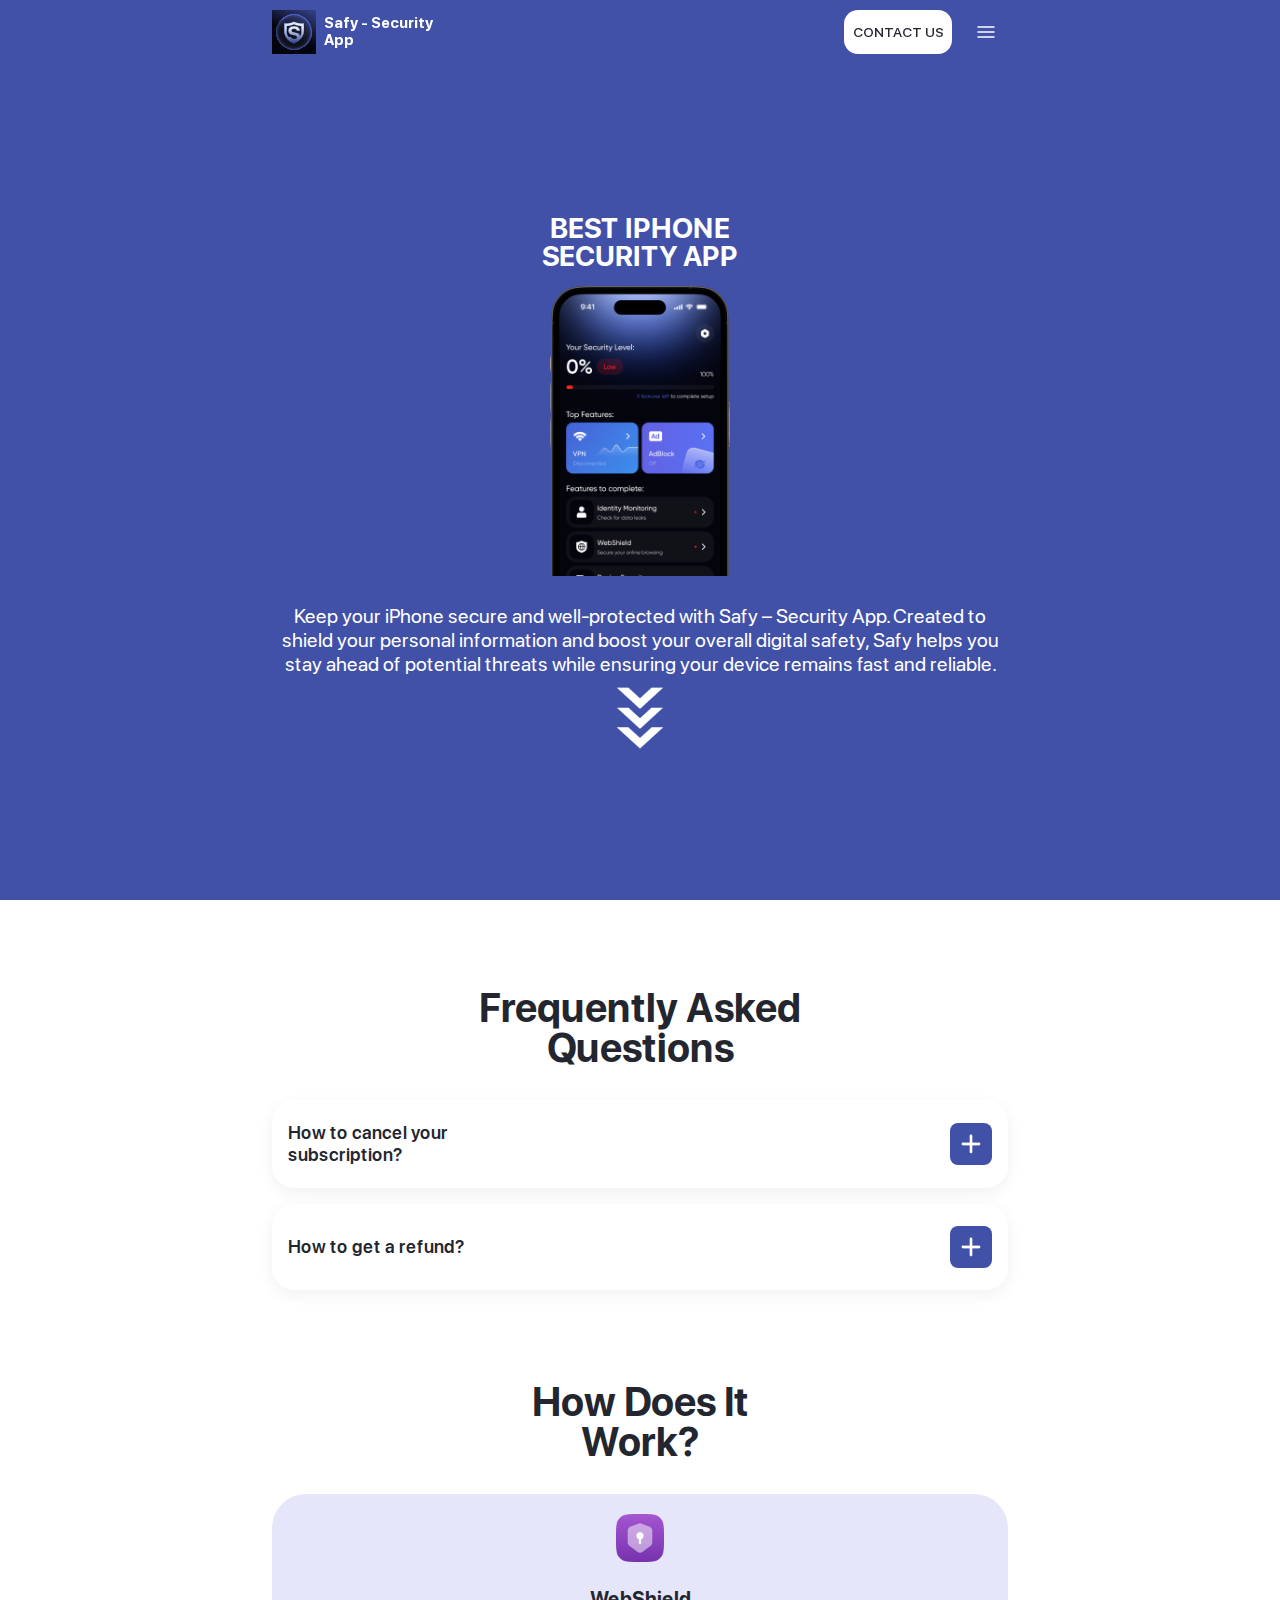
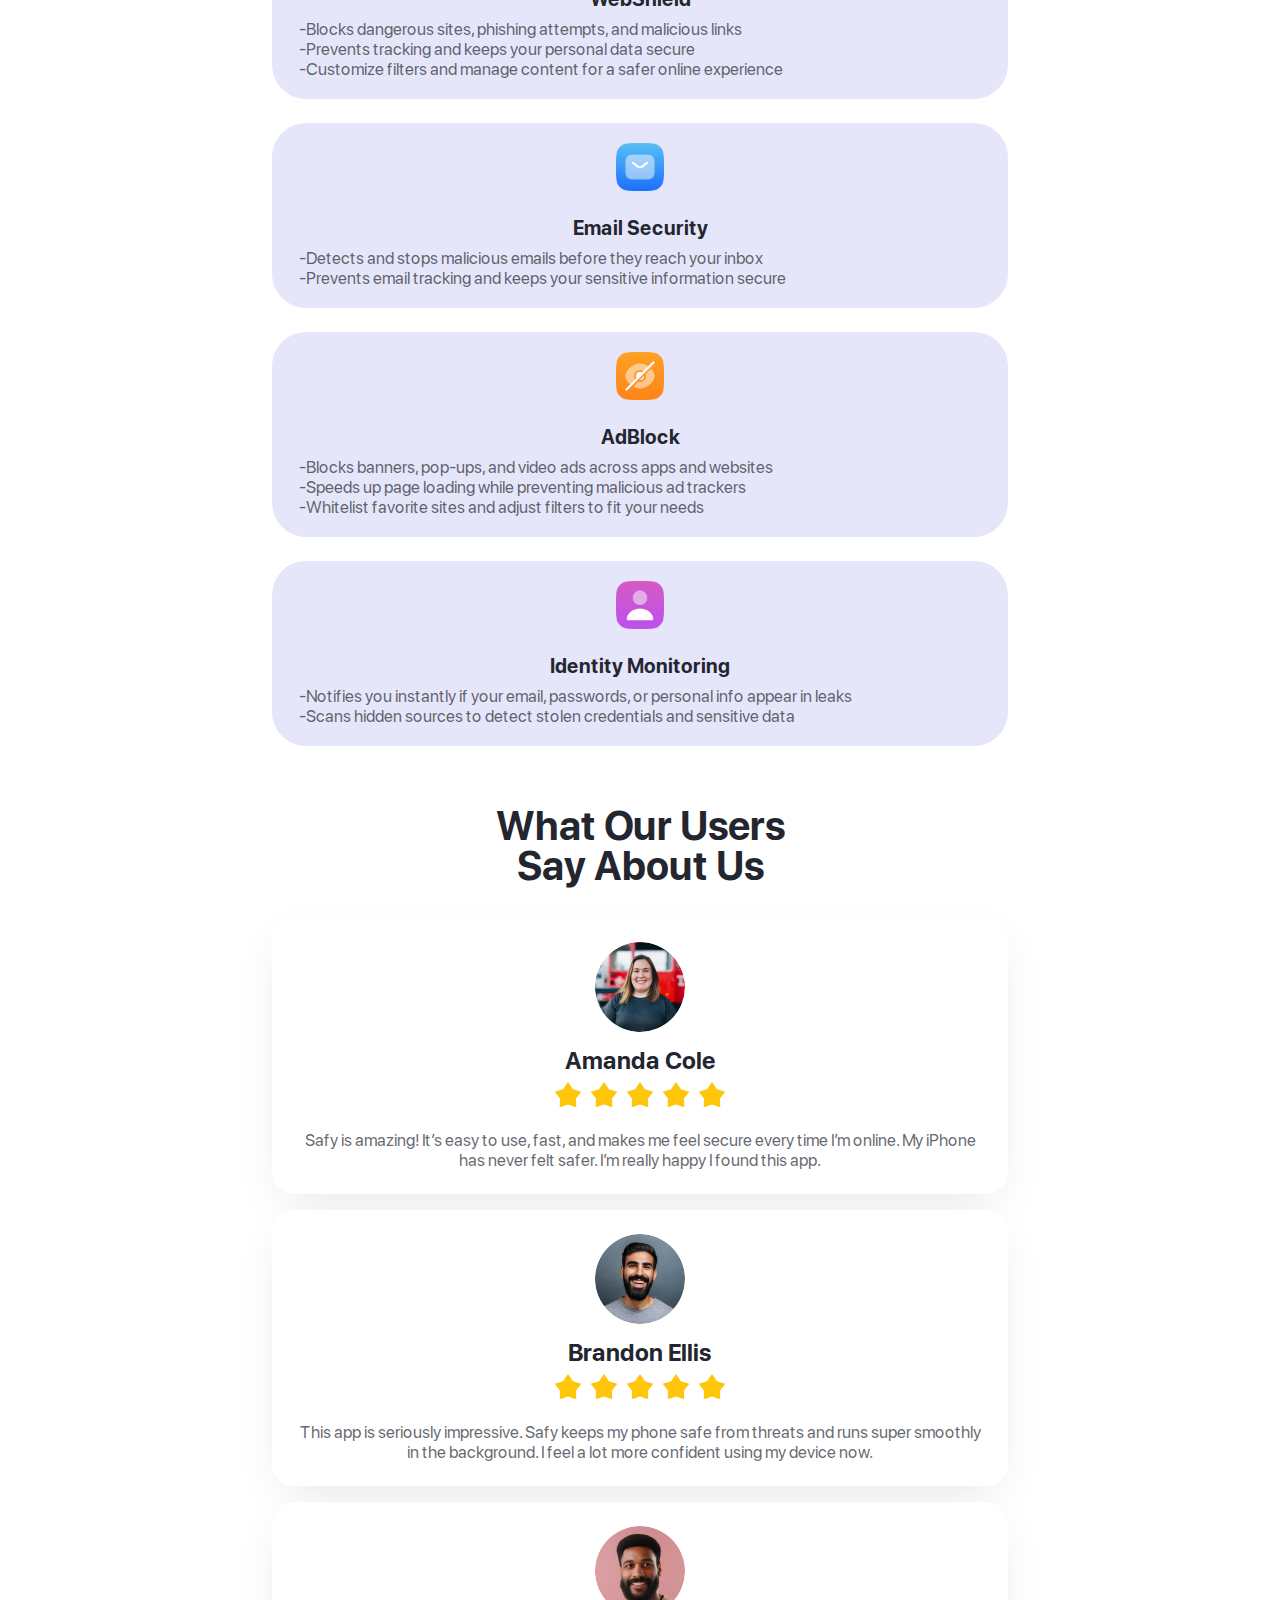
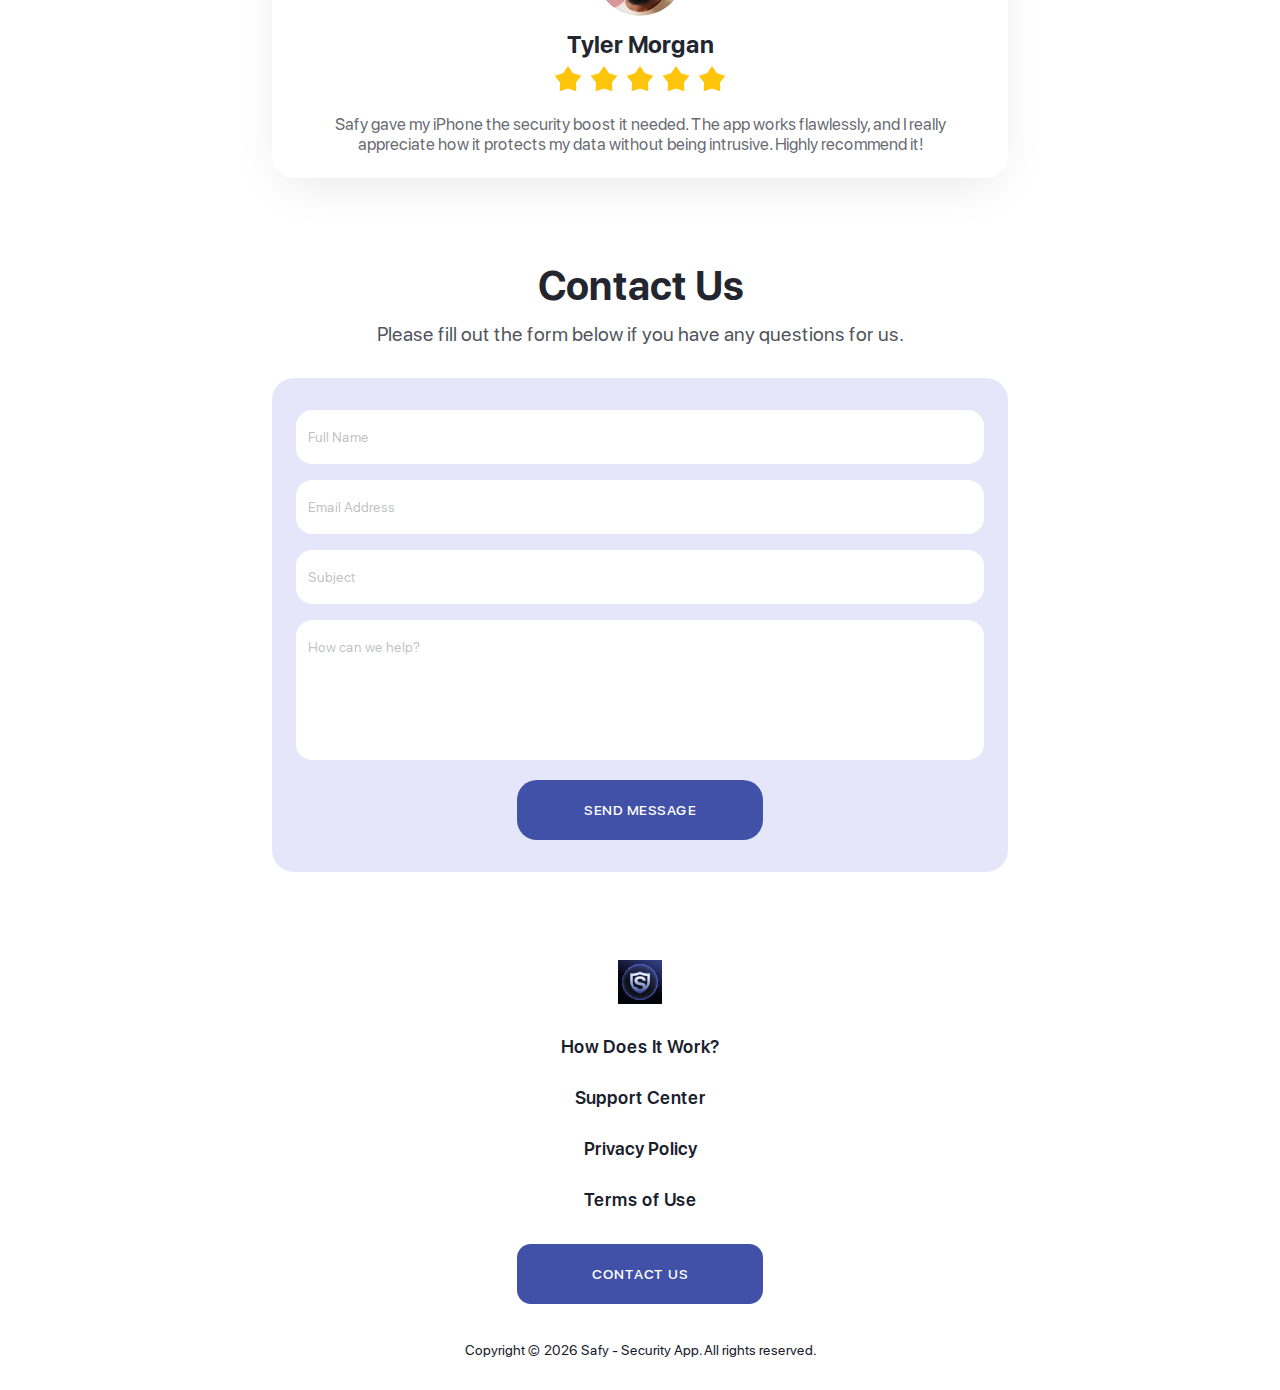
<file: index.html>
<!doctype html>
<html lang="en">

<head>
    <meta charset="UTF-8">
    <meta name="viewport"
        content="width=device-width, user-scalable=no, initial-scale=1.0, maximum-scale=1.0, minimum-scale=1.0">
    <meta http-equiv="X-UA-Compatible" content="ie=edge">
    <link rel="stylesheet" href="css/style.css">
    <title>Safy - Security App</title>
    <link rel="icon" type="image/svg" href="assets/img/Icon.svg">
</head>

<body>

    <header class="header header--home">
        <div class="container">
            <div class="header-content">
                <a href="#" class="logo">

                    <img src="assets/img/Icon.svg" alt="logo">
                    <div class="logo_text">Safy - Security App</div>
                </a>
                <div class="navigation-panel">
                    <a href="#form" class="btn-nav primary-btn primary-btn--home">
                        Contact Us
                    </a>
                    <nav class="nav">
                        <span class="nav-cross" id="close-nav">
                            <svg width="44" height="44" viewBox="0 0 44 44" fill="none"
                                xmlns="http://www.w3.org/2000/svg">
                                <rect x="0.5" y="0.5" width="43" height="43" rx="21.5" stroke="black" />
                                <path d="M11 11L34.4194 34.4194" stroke="#19202C" stroke-width="1.375"
                                    stroke-linejoin="round" />
                                <path d="M11 34.4198L34.4194 11.0004" stroke="#19202C" stroke-width="1.375"
                                    stroke-linejoin="round" />
                            </svg>

                        </span>
                        <div class="nav-inner">
                            <ul class="nav-list">
                                <li class="nav-list__el"><a href="#features">How Does It Work?</a></li>
                                <li class="nav-list__el"><a href="contact-us.html">Support Center</a></li>
                                <li class="nav-list__el"><a href="privacy.html">Privacy Policy</a></li>
                                <li class="nav-list__el"><a href="terms.html">Terms of Use</a></li>
                            </ul>
                            <a href="#form" class="primary-btn">
                                Contact Us
                            </a>
                        </div>
                    </nav>
                    <div class="burger" id="burger">
                        <svg width="24" height="24" viewBox="0 0 24 24" fill="none" xmlns="http://www.w3.org/2000/svg">
                            <path fill-rule="evenodd" clip-rule="evenodd"
                                d="M20.75 7C20.75 7.41421 20.4142 7.75 20 7.75L4 7.75C3.58579 7.75 3.25 7.41421 3.25 7C3.25 6.58579 3.58579 6.25 4 6.25L20 6.25C20.4142 6.25 20.75 6.58579 20.75 7Z"
                                fill="white" />
                            <path fill-rule="evenodd" clip-rule="evenodd"
                                d="M20.75 12C20.75 12.4142 20.4142 12.75 20 12.75L4 12.75C3.58579 12.75 3.25 12.4142 3.25 12C3.25 11.5858 3.58579 11.25 4 11.25L20 11.25C20.4142 11.25 20.75 11.5858 20.75 12Z"
                                fill="white" />
                            <path fill-rule="evenodd" clip-rule="evenodd"
                                d="M20.75 17C20.75 17.4142 20.4142 17.75 20 17.75L4 17.75C3.58579 17.75 3.25 17.4142 3.25 17C3.25 16.5858 3.58579 16.25 4 16.25L20 16.25C20.4142 16.25 20.75 16.5858 20.75 17Z"
                                fill="white" />
                        </svg>
                    </div>
                </div>
            </div>
        </div>
    </header>
    <div class="wrapper wrapper--home">
        <main class="main">
            <div class="container">
                <div class="main-content">
                    <div class="main-banner">
                        <h1 class="main-title">
                            Best iPhone <br> Security app

                        </h1>
                        <div class="main-banner__img">
                            <img src="assets/img/iPhone.png" alt="iphone-img">
                        </div>
                        <!-- <a href="https://xvpn.onelink.me/860A/rs5mjfm7" class="link-app">
                        <img src="assets/img/app-store.svg" alt="app-store">
                    </a> -->

                        <p class="main-description">
                            Keep your iPhone secure and well-protected with Safy – Security App. Created to shield your personal information and boost your overall digital safety, Safy helps you stay ahead of potential threats while ensuring your device remains fast and reliable.

                        </p>
                        <img src="./assets/img/Arrow.gif" alt="" style="width: 90px; transform: rotate(90deg);">
                    </div>
                </div>
            </div>
        </main>
        <section class="faq">
            <div class="container">
                <div class="faq-content">
                    <h2 class="section-title">
                        Frequently Asked Questions
                    </h2>
                    <div class="faq-list">
                        <div class="faq-el">
                            <div class="faq-el-head">
                                <div class="faq-el-head__text">
                                    How to cancel your subscription?
                                </div>
                                <div class="faq-el-head__i">
                                    <span class="faq-el-head__i__plus">
                                        <svg width="20" height="20" viewBox="0 0 20 20" fill="none"
                                            xmlns="http://www.w3.org/2000/svg">
                                            <path
                                                d="M10.0001 0.739756C9.35731 0.739756 8.83623 1.26083 8.83623 1.90361V18.0964C8.83623 18.7392 9.35731 19.2602 10.0001 19.2602C10.6429 19.2602 11.1639 18.7392 11.1639 18.0964V1.90361C11.1639 1.26083 10.6429 0.739756 10.0001 0.739756Z"
                                                fill="#FFFFFF" stroke="#FFFFFF" stroke-width="0.303614"
                                                stroke-linecap="round" />
                                            <path
                                                d="M1.90365 8.83614C1.26087 8.83614 0.739794 9.35721 0.739794 9.99999C0.739794 10.6428 1.26087 11.1638 1.90365 11.1638H18.0964C18.7392 11.1638 19.2603 10.6428 19.2603 9.99999C19.2603 9.35721 18.7392 8.83614 18.0964 8.83614H1.90365Z"
                                                fill="#FFFFFF" stroke="#FFFFFF" stroke-width="0.303614"
                                                stroke-linecap="round" />
                                        </svg>
                                    </span>
                                    <span class="faq-el-head__i__minus">
                                        <svg width="20" height="4" viewBox="0 0 20 4" fill="none"
                                            xmlns="http://www.w3.org/2000/svg">
                                            <path
                                                d="M2 0.85C1.36487 0.85 0.85 1.36487 0.85 2C0.85 2.63513 1.36487 3.15 2 3.15H18C18.6351 3.15 19.15 2.63513 19.15 2C19.15 1.36487 18.6351 0.85 18 0.85H2Z"
                                                fill="white" stroke="white" stroke-width="0.3" stroke-linecap="round" />
                                        </svg>
                                    </span>
                                </div>
                            </div>
                            <div class="faq-el-body">
                                <p class="faq-el-text">
                                    Subscription cancellation is easy! You can do it either through you Apple Store
                                    settings, or you can <a href="#form">contact us </a>, and we'll give you further
                                    instructions.
                                </p>
                            </div>
                        </div>
                        <div class="faq-el">
                            <div class="faq-el-head">
                                <div class="faq-el-head__text">
                                    How to get a refund?
                                </div>
                                <div class="faq-el-head__i">
                                    <span class="faq-el-head__i__plus">
                                        <svg width="20" height="20" viewBox="0 0 20 20" fill="none"
                                            xmlns="http://www.w3.org/2000/svg">
                                            <path
                                                d="M10.0001 0.739756C9.35731 0.739756 8.83623 1.26083 8.83623 1.90361V18.0964C8.83623 18.7392 9.35731 19.2602 10.0001 19.2602C10.6429 19.2602 11.1639 18.7392 11.1639 18.0964V1.90361C11.1639 1.26083 10.6429 0.739756 10.0001 0.739756Z"
                                                fill="#FFFFFF" stroke="#FFFFFF" stroke-width="0.303614"
                                                stroke-linecap="round" />
                                            <path
                                                d="M1.90365 8.83614C1.26087 8.83614 0.739794 9.35721 0.739794 9.99999C0.739794 10.6428 1.26087 11.1638 1.90365 11.1638H18.0964C18.7392 11.1638 19.2603 10.6428 19.2603 9.99999C19.2603 9.35721 18.7392 8.83614 18.0964 8.83614H1.90365Z"
                                                fill="#FFFFFF" stroke="#FFFFFF" stroke-width="0.303614"
                                                stroke-linecap="round" />
                                        </svg>
                                    </span>
                                    <span class="faq-el-head__i__minus">
                                        <svg width="20" height="4" viewBox="0 0 20 4" fill="none"
                                            xmlns="http://www.w3.org/2000/svg">
                                            <path
                                                d="M2 0.85C1.36487 0.85 0.85 1.36487 0.85 2C0.85 2.63513 1.36487 3.15 2 3.15H18C18.6351 3.15 19.15 2.63513 19.15 2C19.15 1.36487 18.6351 0.85 18 0.85H2Z"
                                                fill="white" stroke="white" stroke-width="0.3" stroke-linecap="round" />
                                        </svg>
                                    </span>
                                </div>
                            </div>
                            <div class="faq-el-body">
                                <p class="faq-el-text">
                                    All the refunds are processed through Apple Store and on their behalf.
                                    You can <a href="#form">contact us </a> to receive additional instructions.
                                </p>
                            </div>
                        </div>

                    </div>
                </div>
            </div>
        </section>
        <section class="work" id="features">
            <div class="container">
                <div class="work-content">
                    <h2 class="section-title">
                        How Does It
                        Work?
                    </h2>
                    <div class="work-list">
                        <div class="work-item">
                            <img src="./assets/img/w_1.png" alt="" style="">

                            <h3 class="work-item__title">
                                WebShield

                            </h3>
                            <div class="work-item__description">
                                <ul>
                                <li style="text-align: left;">-Blocks dangerous sites, phishing attempts, and malicious links</li>
                                <li style="text-align: left;">-Prevents tracking and keeps your personal data secure</li>
                                <li style="text-align: left;">-Customize filters and manage content for a safer online experience</li>
                                </ul>


                            </div>
                        </div>
                        <div class="work-item">
                            <img src="./assets/img/w_2.png" alt="" style="">
                            <h3 class="work-item__title">
                                Email Security

                            </h3>
                            <div class="work-item__description">
                                <li style="text-align: left;">-Detects and stops malicious emails before they reach your inbox
                                </li>
                                <li style="text-align: left;">-Prevents email tracking and keeps your sensitive information secure</li>

                            </div>
                        </div>
                        <div class="work-item">
                            <img src="./assets/img/w_3.png" alt="" style="">
                            <h3 class="work-item__title">
                                AdBlock

                            </h3>
                            <div class="work-item__description">
                                <li style="text-align: left;">-Blocks banners, pop-ups, and video ads across apps and websites</li>
                                <li style="text-align: left;">-Speeds up page loading while preventing malicious ad trackers</li>
                                <li style="text-align: left;">-Whitelist favorite sites and adjust filters to fit your needs</li>
                                





                            </div>
                        </div>
                        <div class="work-item">
                            <img src="./assets/img/w_4.png" alt="" style="">
                            <h3 class="work-item__title">
                                Identity Monitoring

                            </h3>
                            <div class="work-item__description">
                                
                                <li style="text-align: left;">-Notifies you instantly if your email, passwords, or personal info appear in leaks</li>
                                <li style="text-align: left;">-Scans hidden sources to detect stolen credentials and sensitive data</li>
                                
                            </div>
                        </div>
                    </div>
                </div>
            </div>
        </section>

        <section class="feedback">
            <div class="container">
                <div class="feedback-content">
                    <h2 class="section-title">
                        What Our Users Say About Us
                    </h2>
                    <div class="feedback-list">
                        <div class="feedback-card">
                            <div class="feedback-card__img">
                                <img src="assets/img/f-1.png" alt="img">
                            </div>
                            <div class="feedback-card__person">
                                <h3 class="feedback-card__title", style="text-align: center">Amanda Cole</h3>
                                <div class="feedback-card__star">
                                    <svg width="172" height="28" viewBox="0 0 172 28" fill="none"
                                        xmlns="http://www.w3.org/2000/svg">
                                        <path
                                            d="M14 0L18.9374 7.20426L27.3148 9.67376L21.9889 16.5957L22.229 25.3262L14 22.4L5.77101 25.3262L6.01113 16.5957L0.685208 9.67376L9.0626 7.20426L14 0Z"
                                            fill="#FFC50A" />
                                        <path
                                            d="M86 0L90.9374 7.20426L99.3148 9.67376L93.9889 16.5957L94.229 25.3262L86 22.4L77.771 25.3262L78.0111 16.5957L72.6852 9.67376L81.0626 7.20426L86 0Z"
                                            fill="#FFC50A" />
                                        <path
                                            d="M50 0L54.9374 7.20426L63.3148 9.67376L57.9889 16.5957L58.229 25.3262L50 22.4L41.771 25.3262L42.0111 16.5957L36.6852 9.67376L45.0626 7.20426L50 0Z"
                                            fill="#FFC50A" />
                                        <path
                                            d="M122 0L126.937 7.20426L135.315 9.67376L129.989 16.5957L130.229 25.3262L122 22.4L113.771 25.3262L114.011 16.5957L108.685 9.67376L117.063 7.20426L122 0Z"
                                            fill="#FFC50A" />
                                        <path
                                            d="M158 0L162.937 7.20426L171.315 9.67376L165.989 16.5957L166.229 25.3262L158 22.4L149.771 25.3262L150.011 16.5957L144.685 9.67376L153.063 7.20426L158 0Z"
                                            fill="#FFC50A" />
                                    </svg>

                                </div>
                            </div>
                            <div class="feedback-card__text">
                                Safy is amazing! It’s easy to use, fast, and makes me feel secure every time I’m online. My iPhone has never felt safer. I’m really happy I found this app. </div>
                        </div>
                        <div class="feedback-card">
                            <div class="feedback-card__img">
                                <img src="assets/img/f-2.png" alt="img">
                            </div>
                            <div class="feedback-card__person">
                                
                                <h3 class="feedback-card__title", style="text-align: center">Brandon Ellis</h3>
                                <div class="feedback-card__star">
                                    <svg width="172" height="28" viewBox="0 0 172 28" fill="none"
                                        xmlns="http://www.w3.org/2000/svg">
                                        <path
                                            d="M14 0L18.9374 7.20426L27.3148 9.67376L21.9889 16.5957L22.229 25.3262L14 22.4L5.77101 25.3262L6.01113 16.5957L0.685208 9.67376L9.0626 7.20426L14 0Z"
                                            fill="#FFC50A" />
                                        <path
                                            d="M86 0L90.9374 7.20426L99.3148 9.67376L93.9889 16.5957L94.229 25.3262L86 22.4L77.771 25.3262L78.0111 16.5957L72.6852 9.67376L81.0626 7.20426L86 0Z"
                                            fill="#FFC50A" />
                                        <path
                                            d="M50 0L54.9374 7.20426L63.3148 9.67376L57.9889 16.5957L58.229 25.3262L50 22.4L41.771 25.3262L42.0111 16.5957L36.6852 9.67376L45.0626 7.20426L50 0Z"
                                            fill="#FFC50A" />
                                        <path
                                            d="M122 0L126.937 7.20426L135.315 9.67376L129.989 16.5957L130.229 25.3262L122 22.4L113.771 25.3262L114.011 16.5957L108.685 9.67376L117.063 7.20426L122 0Z"
                                            fill="#FFC50A" />
                                        <path
                                            d="M158 0L162.937 7.20426L171.315 9.67376L165.989 16.5957L166.229 25.3262L158 22.4L149.771 25.3262L150.011 16.5957L144.685 9.67376L153.063 7.20426L158 0Z"
                                            fill="#FFC50A" />
                                    </svg>

                                </div>
                            </div>
                            <div class="feedback-card__text">
                                This app is seriously impressive. Safy keeps my phone safe from threats and runs super smoothly in the background. I feel a lot more confident using my device now.
                            </div>
                        </div>
                        <div class="feedback-card">
                            <div class="feedback-card__img">
                                <img src="assets/img/f-3.png" alt="img">
                            </div>
                            <div class="feedback-card__person">
                                <h3 class="feedback-card__title", style="text-align: center">Tyler Morgan</h3>
                                <div class="feedback-card__star">
                                    <svg width="172" height="28" viewBox="0 0 172 28" fill="none"
                                        xmlns="http://www.w3.org/2000/svg">
                                        <path
                                            d="M14 0L18.9374 7.20426L27.3148 9.67376L21.9889 16.5957L22.229 25.3262L14 22.4L5.77101 25.3262L6.01113 16.5957L0.685208 9.67376L9.0626 7.20426L14 0Z"
                                            fill="#FFC50A" />
                                        <path
                                            d="M86 0L90.9374 7.20426L99.3148 9.67376L93.9889 16.5957L94.229 25.3262L86 22.4L77.771 25.3262L78.0111 16.5957L72.6852 9.67376L81.0626 7.20426L86 0Z"
                                            fill="#FFC50A" />
                                        <path
                                            d="M50 0L54.9374 7.20426L63.3148 9.67376L57.9889 16.5957L58.229 25.3262L50 22.4L41.771 25.3262L42.0111 16.5957L36.6852 9.67376L45.0626 7.20426L50 0Z"
                                            fill="#FFC50A" />
                                        <path
                                            d="M122 0L126.937 7.20426L135.315 9.67376L129.989 16.5957L130.229 25.3262L122 22.4L113.771 25.3262L114.011 16.5957L108.685 9.67376L117.063 7.20426L122 0Z"
                                            fill="#FFC50A" />
                                        <path
                                            d="M158 0L162.937 7.20426L171.315 9.67376L165.989 16.5957L166.229 25.3262L158 22.4L149.771 25.3262L150.011 16.5957L144.685 9.67376L153.063 7.20426L158 0Z"
                                            fill="#FFC50A" />
                                    </svg>

                                </div>
                            </div>
                            <div class="feedback-card__text">
                               Safy gave my iPhone the security boost it needed. The app works flawlessly, and I really appreciate how it protects my data without being intrusive. Highly recommend it!
                            </div>
                        </div>
                    </div>
                </div>
            </div>
        </section>
        <section class="form-block" id="form">
            <div class="container">
                <h2 class="section-title">
                    Contact Us
                </h2>
                <p class="section-description">
                    Please fill out the form below if you have any questions for us.
                </p>
                <form action="https://api.web3forms.com/submit" class="form" method="POST">

                    <input type="hidden" name="access_key" value="9829c2e2-b999-42a5-a8b2-67299a9cb7ae">
                    <input type="hidden" name="redirect" value="https://web3forms.com/success" />
                    <div class="form-group">
                        <input type="text" name="name" placeholder="Full Name" required>
                    </div>
                    <div class="form-group">
                        <input type="email" name="email" placeholder="Email Address" required>
                    </div>
                    <div class="form-group">
                        <input type="text" name="title" placeholder="Subject" required>
                    </div>
                    <div class="form-group">
                        <textarea name="description" placeholder="How can we help?" required></textarea>
                    </div>
                    <div class="form-group">
                        <button type="submit">Send Message</button>
                    </div>
                </form>
            </div>
        </section>
        <footer class="footer">
            <div class="container">
                <div class="footer-content">
                    <a href="#" class="logo">
                        <img src="assets/img/Icon.svg" alt="logo">
                    
                    </a>
                    <nav class="footer-nav">
                        <ul class="nav-list">
                            <li class="nav-list__el"><a href="#features">How Does It Work?</a></li>
                            <li class="nav-list__el"><a href="contact-us.html">Support Center</a></li>
                            <li class="nav-list__el"><a href="privacy.html">Privacy Policy</a></li>
                            <li class="nav-list__el"><a href="terms.html">Terms of Use</a></li>
                        </ul>
                    </nav>
                    <a href="#form" class="footer-btn primary-btn">
                        Contact Us
                    </a>
                </div>
                <div class="copy-text">
                    Copyright © <script>document.write(new Date().getFullYear());</script> Safy - Security App. All rights reserved.
                </div>
            </div>
        </footer>
    </div>


    <script src="https://code.jquery.com/jquery-3.7.1.js"
        integrity="sha256-eKhayi8LEQwp4NKxN+CfCh+3qOVUtJn3QNZ0TciWLP4=" crossorigin="anonymous"></script>

    <script src="https://web3forms.com/client/script.js" async defer></script>
    <script src="js/main.js"></script>
</body>

</html>

<!--
color: #FFFFFF;
color: rgba(255, 255, 255, 0.80);
-->
</file>
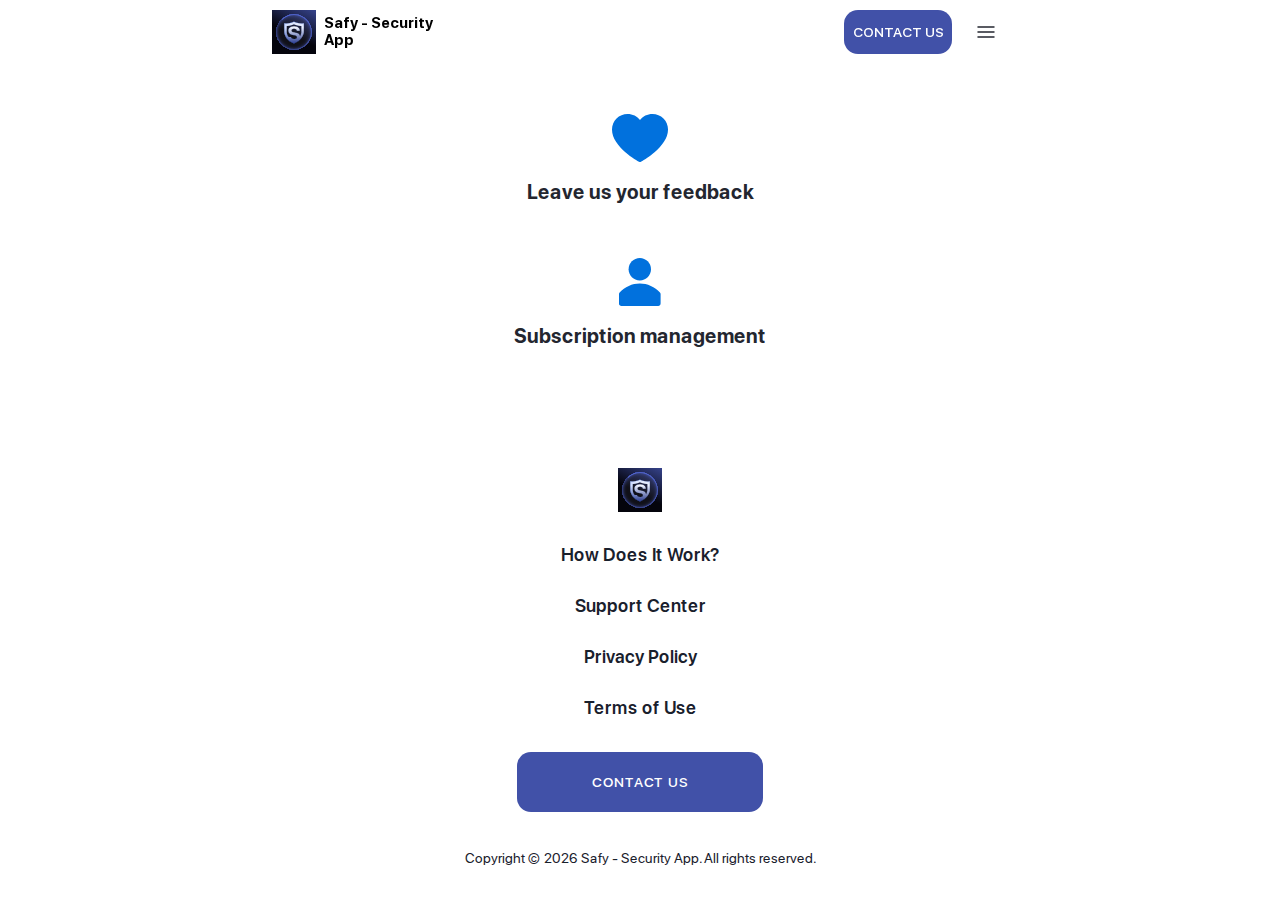
<file: contact-us.html>
<!doctype html>
<html lang="en">
<head>
    <meta charset="UTF-8">
    <meta name="viewport"
          content="width=device-width, user-scalable=no, initial-scale=1.0, maximum-scale=1.0, minimum-scale=1.0">
    <meta http-equiv="X-UA-Compatible" content="ie=edge">
    <link rel="stylesheet" href="css/style.css">
    <title>Safy - Security App</title>
    <link rel="icon" type="image/svg" href="assets/img/Icon.svg">
</head>
<body>

<header class="header">
    <div class="container">
        <div class="header-content">
            <a href="index.html" class="logo">

                    <img src="assets/img/Icon.svg" alt="logo">
                    <div class="logo_text black">Safy - Security App</div>
                </a>
            <div class="navigation-panel">
                <a href="index.html#form" class="btn-nav primary-btn">
                    Contact Us
                </a>
                <nav class="nav">
                             <span class="nav-cross" id="close-nav">
<svg width="44" height="44" viewBox="0 0 44 44" fill="none" xmlns="http://www.w3.org/2000/svg">
<rect x="0.5" y="0.5" width="43" height="43" rx="21.5" stroke="black"/>
<path d="M11 11L34.4194 34.4194" stroke="#19202C" stroke-width="1.375" stroke-linejoin="round"/>
<path d="M11 34.4198L34.4194 11.0004" stroke="#19202C" stroke-width="1.375" stroke-linejoin="round"/>
</svg>

                            </span>
                    <div class="nav-inner">
                        <ul class="nav-list">
                            <li class="nav-list__el"><a href="index.html#features">How Does It Work?</a></li>
                            <li class="nav-list__el"><a href="contact-us.html">Support Center</a></li>
                            <li class="nav-list__el"><a href="privacy.html">Privacy Policy</a></li>
                            <li class="nav-list__el"><a href="terms.html">Terms of Use</a></li>
                        </ul>
                        <a href="index.html#form" class="primary-btn">
                            Contact Us
                        </a>
                    </div>
                </nav>
                <div class="burger" id="burger">
                    <svg width="24" height="24" viewBox="0 0 24 24" fill="none" xmlns="http://www.w3.org/2000/svg">
                        <path fill-rule="evenodd" clip-rule="evenodd" d="M20.75 7C20.75 7.41421 20.4142 7.75 20 7.75L4 7.75C3.58579 7.75 3.25 7.41421 3.25 7C3.25 6.58579 3.58579 6.25 4 6.25L20 6.25C20.4142 6.25 20.75 6.58579 20.75 7Z" fill="#23262F"/>
                        <path fill-rule="evenodd" clip-rule="evenodd" d="M20.75 12C20.75 12.4142 20.4142 12.75 20 12.75L4 12.75C3.58579 12.75 3.25 12.4142 3.25 12C3.25 11.5858 3.58579 11.25 4 11.25L20 11.25C20.4142 11.25 20.75 11.5858 20.75 12Z" fill="#23262F"/>
                        <path fill-rule="evenodd" clip-rule="evenodd" d="M20.75 17C20.75 17.4142 20.4142 17.75 20 17.75L4 17.75C3.58579 17.75 3.25 17.4142 3.25 17C3.25 16.5858 3.58579 16.25 4 16.25L20 16.25C20.4142 16.25 20.75 16.5858 20.75 17Z" fill="#23262F"/>
                    </svg>
                </div>
            </div>
        </div>
    </div>
</header>
<div class="wrapper">
    <section class="questions-block">
        <div class="container">
            <div class="questions-list">
               
                <a href="questions/2.html" class="questions-list__el">
                    <div class="questions-list__el__i">
                        <img src="./assets/img/s2.svg" alt="" style="">
                    </div>
                    <div class="questions-list__el__text">
                        Leave us your feedback
                    </div>
                </a>
               
                <a href="questions/4.html" class="questions-list__el">
                    <div class="questions-list__el__i">
                        <img src="./assets/img/s4.svg" alt="" style="">
                    </div>
                    <div class="questions-list__el__text">
                        Subscription management
                    </div>
                </a>
            </div>
        </div>
    </section>
    <footer class="footer">
        <div class="container">
            <div class="footer-content">
                <a href="#" class="logo">
                        <img src="assets/img/Icon.svg" alt="logo">
                    
                    </a>
                <nav class="footer-nav">
                    <ul class="nav-list">
                        <li class="nav-list__el"><a href="index.html#features">How Does It Work?</a></li>
                        <li class="nav-list__el"><a href="contact-us.html">Support Center</a></li>
                        <li class="nav-list__el"><a href="privacy.html">Privacy Policy</a></li>
                        <li class="nav-list__el"><a href="terms.html">Terms of Use</a></li>
                    </ul>
                </nav>
                <a href="index.html#form" class="footer-btn primary-btn">
                    Contact Us
                </a>
            </div>
            <div class="copy-text">
                Copyright © <script>document.write(new Date().getFullYear());</script> Safy - Security App. All rights reserved.
            </div>
        </div>
    </footer>
</div>


<script
        src="https://code.jquery.com/jquery-3.7.1.js"
        integrity="sha256-eKhayi8LEQwp4NKxN+CfCh+3qOVUtJn3QNZ0TciWLP4="
        crossorigin="anonymous">

</script>
<script src="https://web3forms.com/client/script.js" async defer></script>
<script src="js/main.js"></script>
</body>
</html>
</file>
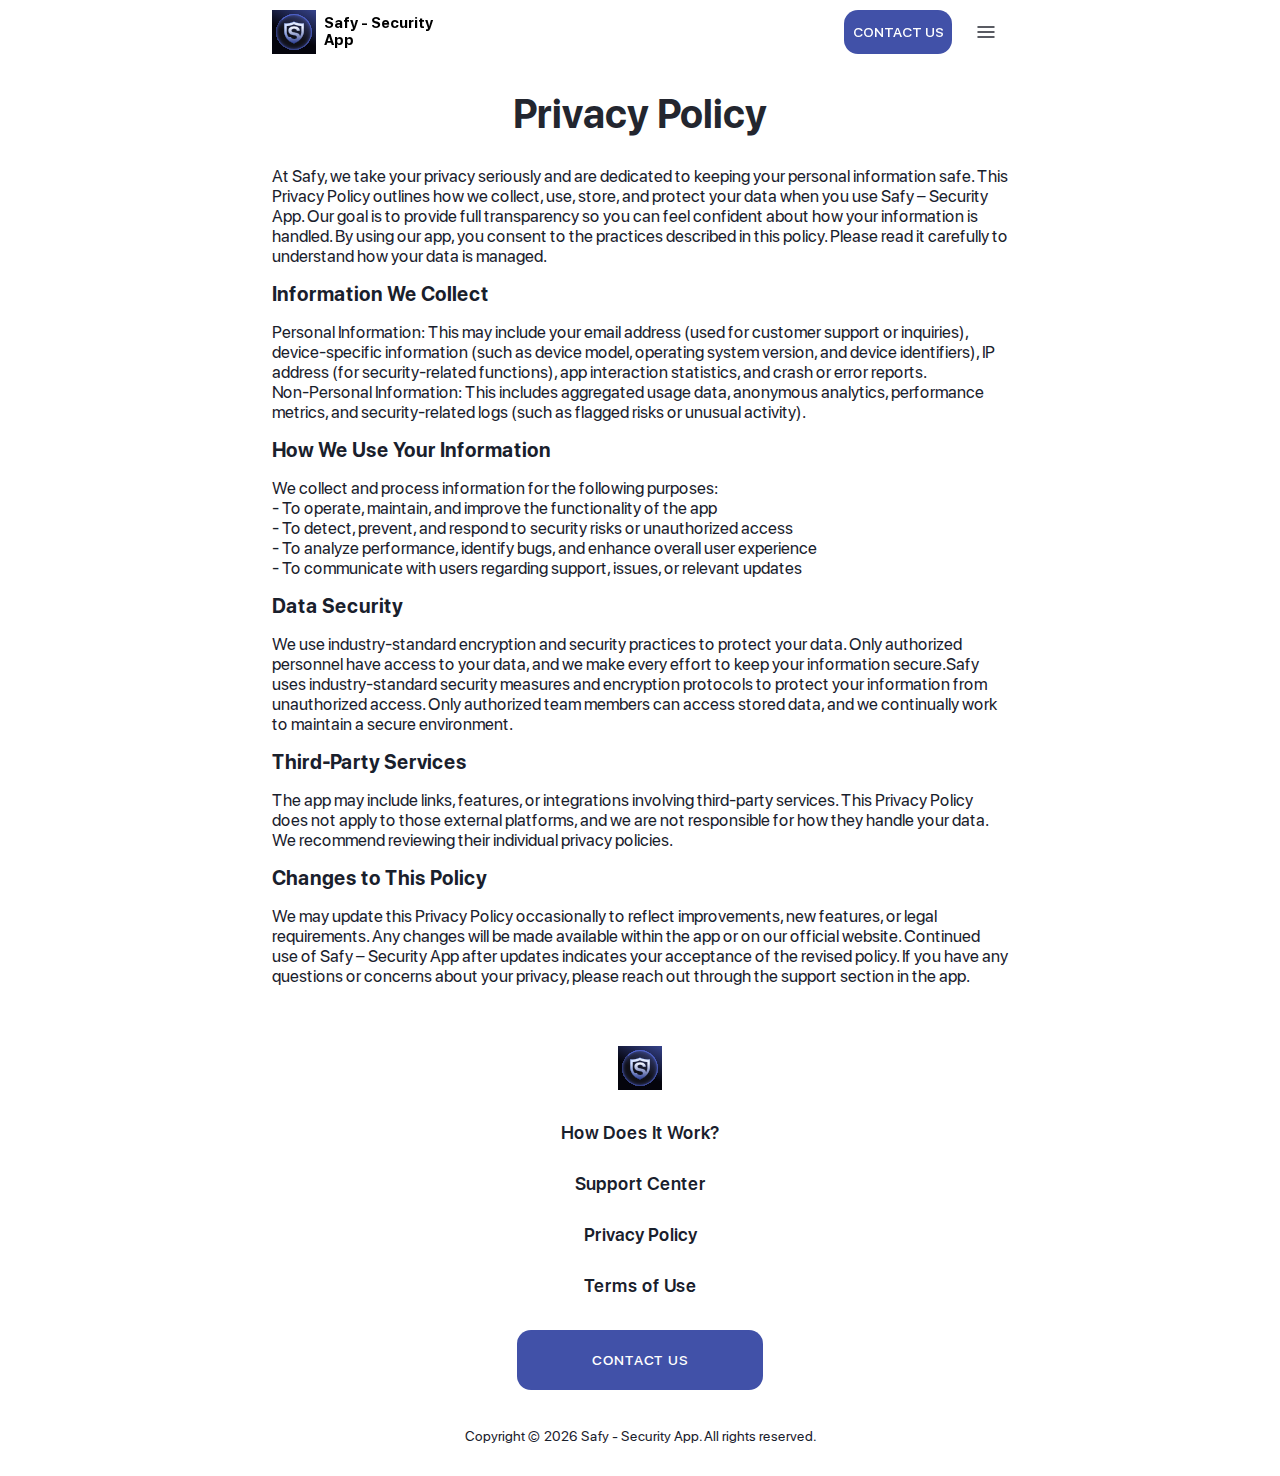
<file: privacy.html>
<!doctype html>
<html lang="en">

<head>
    <meta charset="UTF-8">
    <meta name="viewport"
        content="width=device-width, user-scalable=no, initial-scale=1.0, maximum-scale=1.0, minimum-scale=1.0">
    <meta http-equiv="X-UA-Compatible" content="ie=edge">
    <link rel="stylesheet" href="css/style.css">
    <title>Safy - Security App</title>
    <link rel="icon" type="image/svg" href="assets/img/Icon.svg">
</head>
<style>
    h3 {
        margin-top: 16px;
        margin-bottom: 16px;
    }
</style>

<body>

    <header class="header">
        <div class="container">
            <div class="header-content">
                <a href="index.html" class="logo">

                    <img src="assets/img/Icon.svg" alt="logo">
                    <div class="logo_text black">Safy - Security App</div>
                </a>
                <div class="navigation-panel">
                    <a href="index.html#form" class="btn-nav primary-btn">
                        Contact Us
                    </a>
                    <nav class="nav">
                        <span class="nav-cross" id="close-nav">
                            <svg width="44" height="44" viewBox="0 0 44 44" fill="none"
                                xmlns="http://www.w3.org/2000/svg">
                                <rect x="0.5" y="0.5" width="43" height="43" rx="21.5" stroke="black" />
                                <path d="M11 11L34.4194 34.4194" stroke="#19202C" stroke-width="1.375"
                                    stroke-linejoin="round" />
                                <path d="M11 34.4198L34.4194 11.0004" stroke="#19202C" stroke-width="1.375"
                                    stroke-linejoin="round" />
                            </svg>

                        </span>
                        <div class="nav-inner">
                            <ul class="nav-list">
                                <li class="nav-list__el"><a href="index.html#features">How Does It Work?</a></li>
                                <li class="nav-list__el"><a href="contact-us.html">Support Center</a></li>
                                <li class="nav-list__el"><a href="privacy.html">Privacy Policy</a></li>
                                <li class="nav-list__el"><a href="terms.html">Terms of Use</a></li>
                            </ul>
                            <a href="index.html#form" class="primary-btn">
                                Contact Us
                            </a>
                        </div>
                    </nav>
                    <div class="burger" id="burger">
                        <svg width="24" height="24" viewBox="0 0 24 24" fill="none" xmlns="http://www.w3.org/2000/svg">
                            <path fill-rule="evenodd" clip-rule="evenodd"
                                d="M20.75 7C20.75 7.41421 20.4142 7.75 20 7.75L4 7.75C3.58579 7.75 3.25 7.41421 3.25 7C3.25 6.58579 3.58579 6.25 4 6.25L20 6.25C20.4142 6.25 20.75 6.58579 20.75 7Z"
                                fill="#23262F" />
                            <path fill-rule="evenodd" clip-rule="evenodd"
                                d="M20.75 12C20.75 12.4142 20.4142 12.75 20 12.75L4 12.75C3.58579 12.75 3.25 12.4142 3.25 12C3.25 11.5858 3.58579 11.25 4 11.25L20 11.25C20.4142 11.25 20.75 11.5858 20.75 12Z"
                                fill="#23262F" />
                            <path fill-rule="evenodd" clip-rule="evenodd"
                                d="M20.75 17C20.75 17.4142 20.4142 17.75 20 17.75L4 17.75C3.58579 17.75 3.25 17.4142 3.25 17C3.25 16.5858 3.58579 16.25 4 16.25L20 16.25C20.4142 16.25 20.75 16.5858 20.75 17Z"
                                fill="#23262F" />
                        </svg>
                    </div>
                </div>
            </div>
        </div>
    </header>
    <div class="wrapper info-page">
        <section class="info">
            <h2 class="section-title section-title--info">
                Privacy Policy
            </h2>
            <div class="container">
                <div class="info-page__text">
                    <!-- Текст -->
                    <div>

                       <p dir="auto">At Safy, we take your privacy seriously and are dedicated to keeping your personal information safe. This Privacy Policy outlines how we collect, use, store, and protect your data when you use Safy – Security App. Our goal is to provide full transparency so you can feel confident about how your information is handled. By using our app, you consent to the practices described in this policy. Please read it carefully to understand how your data is managed.</p>
<hr />

<h3 id="2.-How-We-Use-Your-Information" dir="auto">Information We Collect</h3>
                        <ul dir="auto">
                            <li>Personal Information: This may include your email address (used for customer support or inquiries), device-specific information (such as device model, operating system version, and device identifiers), IP address (for security-related functions), app interaction statistics, and crash or error reports.</li>
                            <li>Non-Personal Information: This includes aggregated usage data, anonymous analytics, performance metrics, and security-related logs (such as flagged risks or unusual activity).</li>
                            
                        </ul>


<hr />

<hr />
<h3 id="3.-Data-Storage-&amp;-Security" dir="auto">How We Use Your Information</h3>
<p dir="auto">We collect and process information for the following purposes:</p>
<hr />
                        <ul dir="auto">
                            <li>- To operate, maintain, and improve the functionality of the app</li>
                            <li>- To detect, prevent, and respond to security risks or unauthorized access</li>
                            <li>- To analyze performance, identify bugs, and enhance overall user experience</li>
                            <li>- To communicate with users regarding support, issues, or relevant updates</li>
                            
                        </ul>
                        <h3 id="2.-How-We-Use-Your-Information" dir="auto">Data Security</h3>
                        
                        <p dir="auto">We use industry-standard encryption and security practices to protect your data. Only authorized personnel have access to your data, and we make every effort to keep your information secure.Safy uses industry-standard security measures and encryption protocols to protect your information from unauthorized access. Only authorized team members can access stored data, and we continually work to maintain a secure environment.</p>
                        
<h3 id="4.-Third-Party-Services" dir="auto">Third-Party Services</h3>
<p dir="auto">The app may include links, features, or integrations involving third-party services. This Privacy Policy does not apply to those external platforms, and we are not responsible for how they handle your data. We recommend reviewing their individual privacy policies.</p>
<hr />
<h3 id="5.-Your-Rights" dir="auto">Changes to This Policy</h3>
<p dir="auto">We may update this Privacy Policy occasionally to reflect improvements, new features, or legal requirements. Any changes will be made available within the app or on our official website. Continued use of Safy – Security App after updates indicates your acceptance of the revised policy.

If you have any questions or concerns about your privacy, please reach out through the support section in the app.</p>

<hr />
                        <!-- Текст -->
                    </div>
        </section>
        <footer class="footer">
            <div class="container">
                <div class="footer-content">
                    <a href="#" class="logo">
                        <img src="assets/img/Icon.svg" alt="logo">

                    </a>
                    <nav class="footer-nav">
                        <ul class="nav-list">
                            <li class="nav-list__el"><a href="index.html#features">How Does It Work?</a></li>
                            <li class="nav-list__el"><a href="contact-us.html">Support Center</a></li>
                            <li class="nav-list__el"><a href="privacy.html">Privacy Policy</a></li>
                            <li class="nav-list__el"><a href="terms.html">Terms of Use</a></li>
                        </ul>
                    </nav>
                    <a href="index.html#form" class="footer-btn primary-btn">
                        Contact Us
                    </a>
                </div>
                <div class="copy-text">
                    Copyright ©
                    <script>document.write(new Date().getFullYear());</script> Safy - Security App. All rights reserved.
                </div>
            </div>
        </footer>
    </div>


    <script src="https://code.jquery.com/jquery-3.7.1.js"
        integrity="sha256-eKhayi8LEQwp4NKxN+CfCh+3qOVUtJn3QNZ0TciWLP4=" crossorigin="anonymous">

        </script>
    <script src="https://web3forms.com/client/script.js" async defer></script>
    <script src="js/main.js"></script>
</body>

</html>
</file>
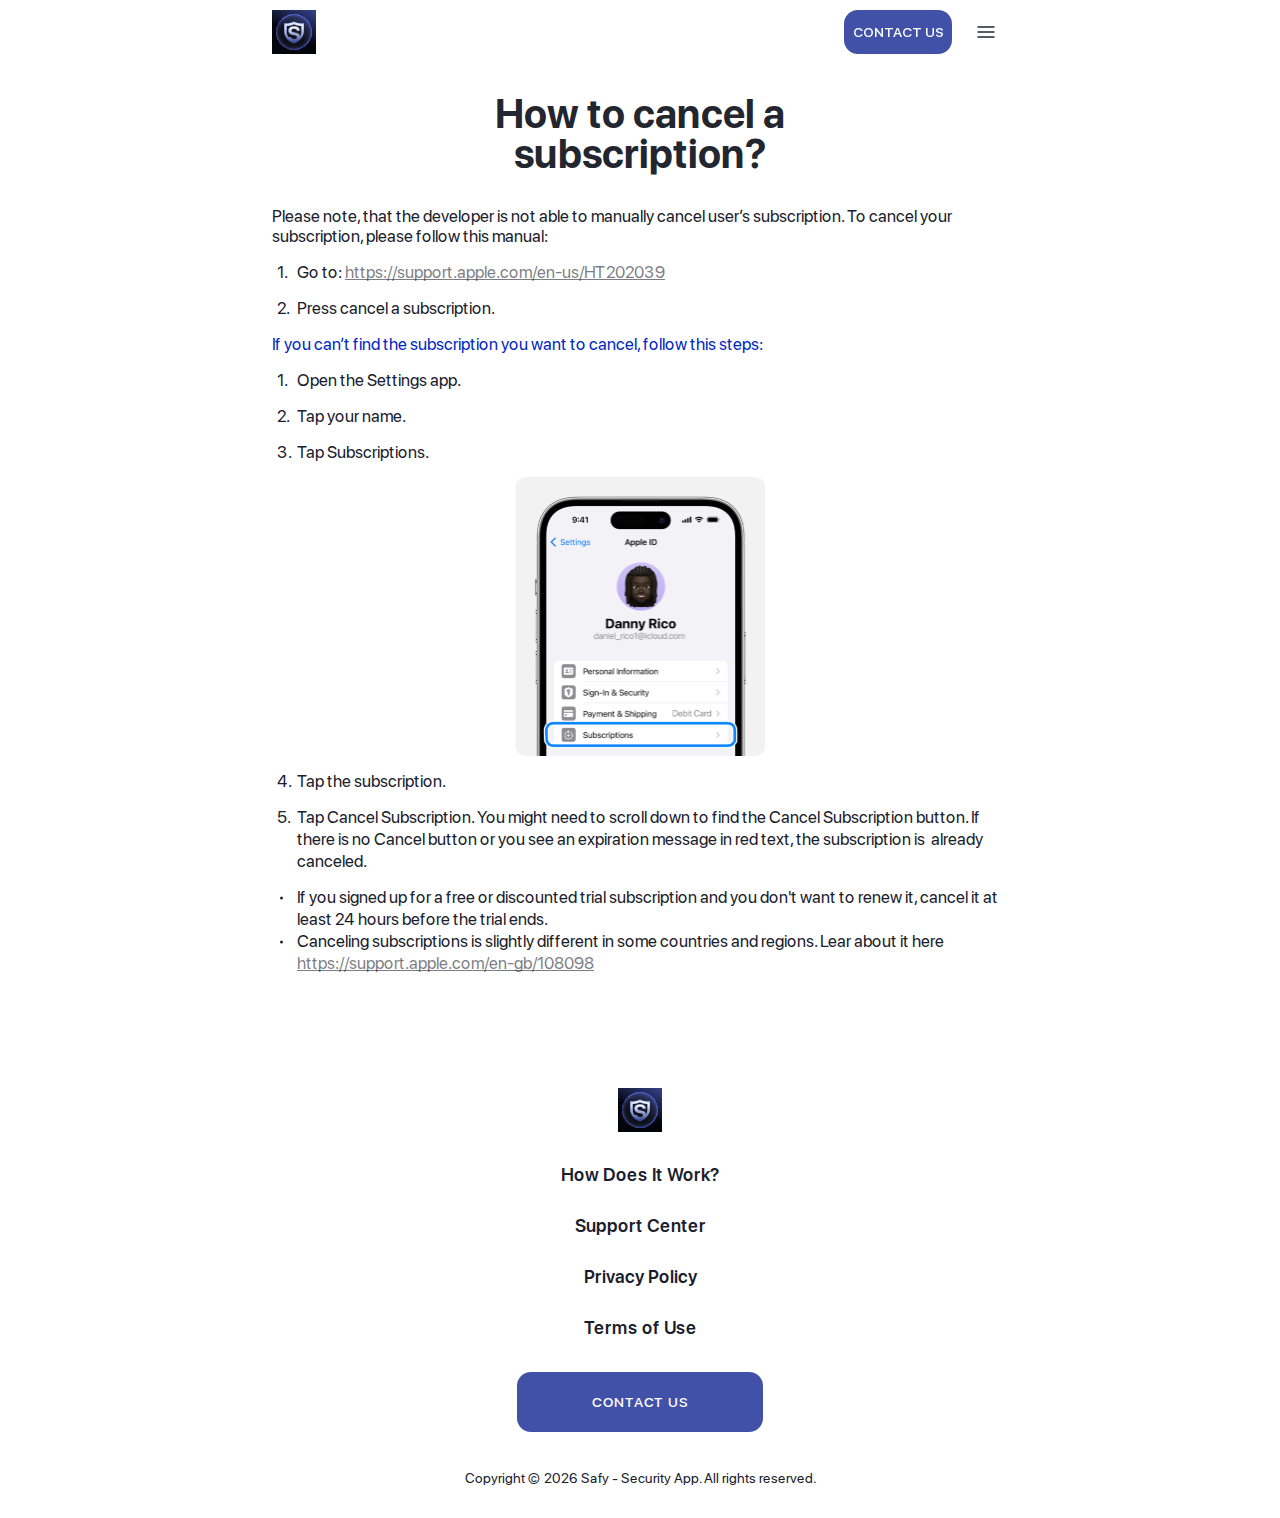
<file: refunds-2.html>
<!doctype html>
<html lang="en">
<head>
    <meta charset="UTF-8">
    <meta name="viewport"
          content="width=device-width, user-scalable=no, initial-scale=1.0, maximum-scale=1.0, minimum-scale=1.0">
    <meta http-equiv="X-UA-Compatible" content="ie=edge">
    <link rel="stylesheet" href="css/style.css">
    <title>Safy - Security App</title>
    <link rel="icon" type="image/svg" href="assets/img/Icon.svg">
</head>
<body>

<header class="header">
    <div class="container">
        <div class="header-content">
            <a href="index.html" class="logo">

                    <img src="assets/img/Icon.svg" alt="logo">
                    <div class="logo_text">Safy - Security App</div>
                </a>
            <div class="navigation-panel">
                <a href="index.html#form" class="btn-nav primary-btn">
                    Contact Us
                </a>
                <nav class="nav">
                             <span class="nav-cross" id="close-nav">
<svg width="44" height="44" viewBox="0 0 44 44" fill="none" xmlns="http://www.w3.org/2000/svg">
<rect x="0.5" y="0.5" width="43" height="43" rx="21.5" stroke="black"/>
<path d="M11 11L34.4194 34.4194" stroke="#19202C" stroke-width="1.375" stroke-linejoin="round"/>
<path d="M11 34.4198L34.4194 11.0004" stroke="#19202C" stroke-width="1.375" stroke-linejoin="round"/>
</svg>

                            </span>
                    <div class="nav-inner">
                        <ul class="nav-list">
                            <li class="nav-list__el"><a href="index.html#features">How Does It Work?</a></li>
                            <li class="nav-list__el"><a href="contact-us.html">Support Center</a></li>
                            <li class="nav-list__el"><a href="privacy.html">Privacy Policy</a></li>
                            <li class="nav-list__el"><a href="terms.html">Terms of Use</a></li>
                        </ul>
                        <a href="index.html#form" class="primary-btn">
                            Contact Us
                        </a>
                    </div>
                </nav>
                <div class="burger" id="burger">
                    <svg width="24" height="24" viewBox="0 0 24 24" fill="none" xmlns="http://www.w3.org/2000/svg">
                        <path fill-rule="evenodd" clip-rule="evenodd" d="M20.75 7C20.75 7.41421 20.4142 7.75 20 7.75L4 7.75C3.58579 7.75 3.25 7.41421 3.25 7C3.25 6.58579 3.58579 6.25 4 6.25L20 6.25C20.4142 6.25 20.75 6.58579 20.75 7Z" fill="#23262F"/>
                        <path fill-rule="evenodd" clip-rule="evenodd" d="M20.75 12C20.75 12.4142 20.4142 12.75 20 12.75L4 12.75C3.58579 12.75 3.25 12.4142 3.25 12C3.25 11.5858 3.58579 11.25 4 11.25L20 11.25C20.4142 11.25 20.75 11.5858 20.75 12Z" fill="#23262F"/>
                        <path fill-rule="evenodd" clip-rule="evenodd" d="M20.75 17C20.75 17.4142 20.4142 17.75 20 17.75L4 17.75C3.58579 17.75 3.25 17.4142 3.25 17C3.25 16.5858 3.58579 16.25 4 16.25L20 16.25C20.4142 16.25 20.75 16.5858 20.75 17Z" fill="#23262F"/>
                    </svg>
                </div>
            </div>
        </div>
    </div>
</header>
<div class="wrapper">
    <section class="refund">
        <div class="container">
            <div class="refund-content">
                <h2 class="section-title section-title--info">
                    How to cancel a subscription?
                </h2>
                <p class="info-page__text">
                    Please note, that the developer is not able to manually cancel user’s subscription.
                    To cancel your subscription, please follow this manual:
                </p>
                <ul class="info-list info-list--refunds">
                    <li class="info-list__item">
                        <p>
                            Go to: <a href="https://support.apple.com/en-us/HT202039" style="display: inline">https://support.apple.com/en-us/HT202039</a>
                        </p>
                    </li>
                    <li class="info-list__item">
                        <p>
                            Press cancel a subscription.
                        </p>
                    </li>
                </ul>

                <p class="refund-text info-page__text">
                    If you can’t find the subscription you want to cancel, follow this steps:
                </p>


                <ul class="info-list info-list--refunds">
                    <li class="info-list__item">
                        <p>
                            Open the Settings app.
                        </p>
                    </li>
                    <li class="info-list__item">
                        <p>
                            Tap your name.
                        </p>
                    </li>

                    <li class="info-list__item">
                        <p>
                            Tap Subscriptions.
                        </p>
                            <img src="assets/img/faq-phone-2.png" alt="img">
                    </li>
                    <li class="info-list__item">
                        <p>
                            Tap the subscription.
                        </p>
                    </li>
                    <li class="info-list__item">
                        <p>
                            Tap Cancel Subscription. You might need to scroll down to find the Cancel Subscription button. If there is no Cancel button or you see an expiration message in red text, the subscription is
                             already canceled.
                        </p>

                        <div class="marker-block">
                            <p class="marker">
                                If you signed up for a free or discounted trial subscription and you don't want to renew it, cancel it at least 24 hours before the trial ends.
                            </p>
                            <p class="marker">
                                Canceling subscriptions is slightly different in some countries and regions. Lear about it here
                                <a href="https://support.apple.com/en-gb/108098" style="display: inline">https://support.apple.com/en-gb/108098</a>
                            </p>
                        </div>

                    </li>
                </ul>

            </div>
        </div>
    </section>
    <footer class="footer">
        <div class="container">
            <div class="footer-content">
                <a href="#" class="logo">
                        <img src="assets/img/Icon.svg" alt="logo">
                    
                    </a>
                <nav class="footer-nav">
                    <ul class="nav-list">
                        <li class="nav-list__el"><a href="index.html#features">How Does It Work?</a></li>
                        <li class="nav-list__el"><a href="contact-us.html">Support Center</a></li>
                        <li class="nav-list__el"><a href="privacy.html">Privacy Policy</a></li>
                        <li class="nav-list__el"><a href="terms.html">Terms of Use</a></li>
                    </ul>
                </nav>
                <a href="index.html#form" class="footer-btn primary-btn">
                    Contact Us
                </a>
            </div>
            <div class="copy-text">
                Copyright © <script>document.write(new Date().getFullYear());</script> Safy - Security App. All rights reserved.
            </div>
        </div>
    </footer>
</div>


<script
        src="https://code.jquery.com/jquery-3.7.1.js"
        integrity="sha256-eKhayi8LEQwp4NKxN+CfCh+3qOVUtJn3QNZ0TciWLP4="
        crossorigin="anonymous">

</script>
<script src="https://web3forms.com/client/script.js" async defer></script>
<script src="js/main.js"></script>
</body>
</html>
</file>
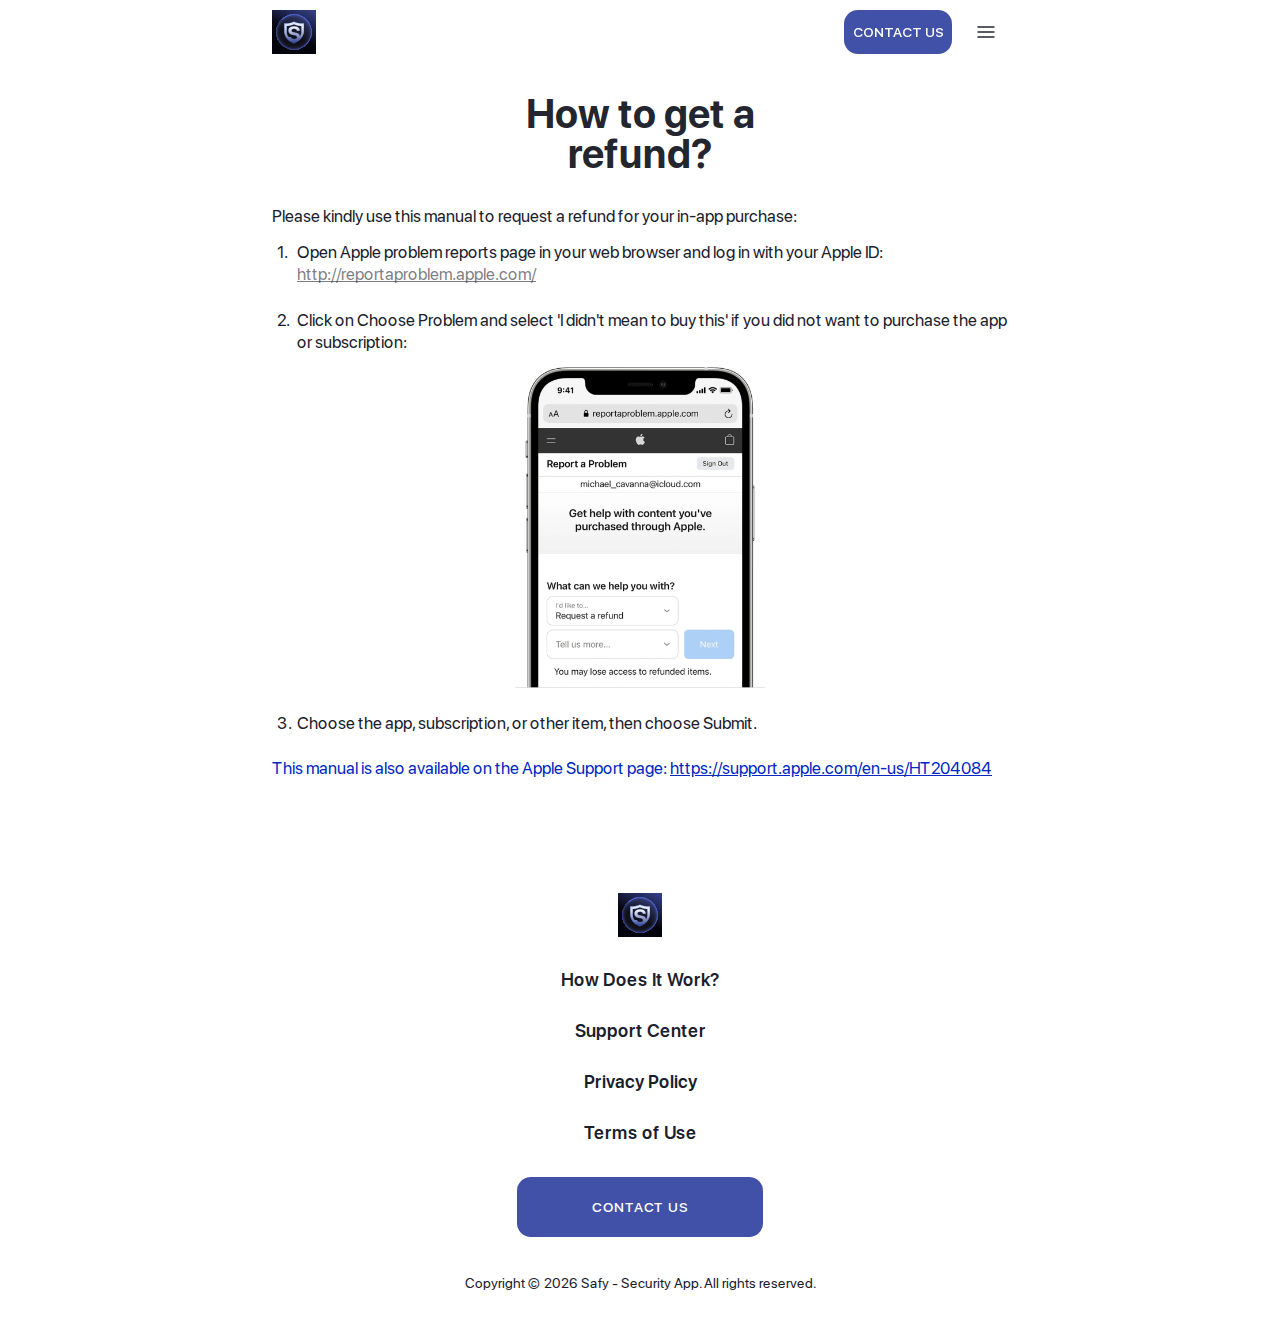
<file: refunds.html>
<!doctype html>
<html lang="en">
<head>
    <meta charset="UTF-8">
    <meta name="viewport"
          content="width=device-width, user-scalable=no, initial-scale=1.0, maximum-scale=1.0, minimum-scale=1.0">
    <meta http-equiv="X-UA-Compatible" content="ie=edge">
    <link rel="stylesheet" href="css/style.css">
    <title>Safy - Security App</title>
    <link rel="icon" type="image/svg" href="assets/img/Icon.svg">
</head>
<body>

    <header class="header">
        <div class="container">
            <div class="header-content">
                <a href="index.html" class="logo">

                    <img src="assets/img/Icon.svg" alt="logo">
                    <div class="logo_text">Safy - Security App</div>
                </a>
                <div class="navigation-panel">
                    <a href="index.html#form" class="btn-nav primary-btn">
                        Contact Us
                    </a>
                    <nav class="nav">
                                 <span class="nav-cross" id="close-nav">
    <svg width="44" height="44" viewBox="0 0 44 44" fill="none" xmlns="http://www.w3.org/2000/svg">
    <rect x="0.5" y="0.5" width="43" height="43" rx="21.5" stroke="black"/>
    <path d="M11 11L34.4194 34.4194" stroke="#19202C" stroke-width="1.375" stroke-linejoin="round"/>
    <path d="M11 34.4198L34.4194 11.0004" stroke="#19202C" stroke-width="1.375" stroke-linejoin="round"/>
    </svg>
    
                                </span>
                        <div class="nav-inner">
                            <ul class="nav-list">
                                <li class="nav-list__el"><a href="index.html#features">How Does It Work?</a></li>
                                <li class="nav-list__el"><a href="contact-us.html">Support Center</a></li>
                                <li class="nav-list__el"><a href="privacy.html">Privacy Policy</a></li>
                                <li class="nav-list__el"><a href="terms.html">Terms of Use</a></li>
                            </ul>
                            <a href="index.html#form" class="primary-btn">
                                Contact Us
                            </a>
                        </div>
                    </nav>
                    <div class="burger" id="burger">
                        <svg width="24" height="24" viewBox="0 0 24 24" fill="none" xmlns="http://www.w3.org/2000/svg">
                            <path fill-rule="evenodd" clip-rule="evenodd" d="M20.75 7C20.75 7.41421 20.4142 7.75 20 7.75L4 7.75C3.58579 7.75 3.25 7.41421 3.25 7C3.25 6.58579 3.58579 6.25 4 6.25L20 6.25C20.4142 6.25 20.75 6.58579 20.75 7Z" fill="#23262F"/>
                            <path fill-rule="evenodd" clip-rule="evenodd" d="M20.75 12C20.75 12.4142 20.4142 12.75 20 12.75L4 12.75C3.58579 12.75 3.25 12.4142 3.25 12C3.25 11.5858 3.58579 11.25 4 11.25L20 11.25C20.4142 11.25 20.75 11.5858 20.75 12Z" fill="#23262F"/>
                            <path fill-rule="evenodd" clip-rule="evenodd" d="M20.75 17C20.75 17.4142 20.4142 17.75 20 17.75L4 17.75C3.58579 17.75 3.25 17.4142 3.25 17C3.25 16.5858 3.58579 16.25 4 16.25L20 16.25C20.4142 16.25 20.75 16.5858 20.75 17Z" fill="#23262F"/>
                        </svg>
                    </div>
                </div>
            </div>
        </div>
    </header>
<div class="wrapper">
    <section class="refund">
        <div class="container">
            <div class="refund-content">
                <h2 class="section-title section-title--info">
                    How to get a refund?
                </h2>
                <p class="info-page__text">
                    Please kindly use this manual to request a refund for your in-app purchase:
                </p>
                <ul class="info-list">
                    <li class="info-list__item">
                        <p>
                            Open Apple problem reports page in your web browser and log in with your Apple ID:
                            <a href="http://reportaproblem.apple.com">http://reportaproblem.apple.com/</a>
                        </p>
                    </li>
                    <li class="info-list__item">
                        <p>
                            Click on Choose Problem and select 'I didn't mean to buy this' if you did not want to purchase the app or subscription:                                        </p>
                        <img src="assets/img/faq-phone.png" alt="img">
                    </li>
                    <li class="info-list__item">
                        <p>
                            Choose the app, subscription, or other item, then choose Submit.
                        </p>
                    </li>
                </ul>

                <p class="refund-text info-page__text">
                    This manual is also available on the Apple Support page:
                    <a href="https://support.apple.com/en-us/HT204084">https://support.apple.com/en-us/HT204084</a>
                </p>
            </div>
        </div>
    </section>
    <footer class="footer">
        <div class="container">
            <div class="footer-content">
                <a href="#" class="logo">
                        <img src="assets/img/Icon.svg" alt="logo">
                    
                    </a>
                <nav class="footer-nav">
                    <ul class="nav-list">
                        <li class="nav-list__el"><a href="index.html#features">How Does It Work?</a></li>
                        <li class="nav-list__el"><a href="contact-us.html">Support Center</a></li>
                        <li class="nav-list__el"><a href="privacy.html">Privacy Policy</a></li>
                        <li class="nav-list__el"><a href="terms.html">Terms of Use</a></li>
                    </ul>
                </nav>
                <a href="index.html#form" class="footer-btn primary-btn">
                    Contact Us
                </a>
            </div>
            <div class="copy-text">
                Copyright © <script>document.write(new Date().getFullYear());</script> Safy - Security App. All rights reserved.
            </div>
        </div>
    </footer>
</div>


<script
        src="https://code.jquery.com/jquery-3.7.1.js"
        integrity="sha256-eKhayi8LEQwp4NKxN+CfCh+3qOVUtJn3QNZ0TciWLP4="
        crossorigin="anonymous">

</script>
<script src="https://web3forms.com/client/script.js" async defer></script>
<script src="js/main.js"></script>
</body>
</html>
</file>
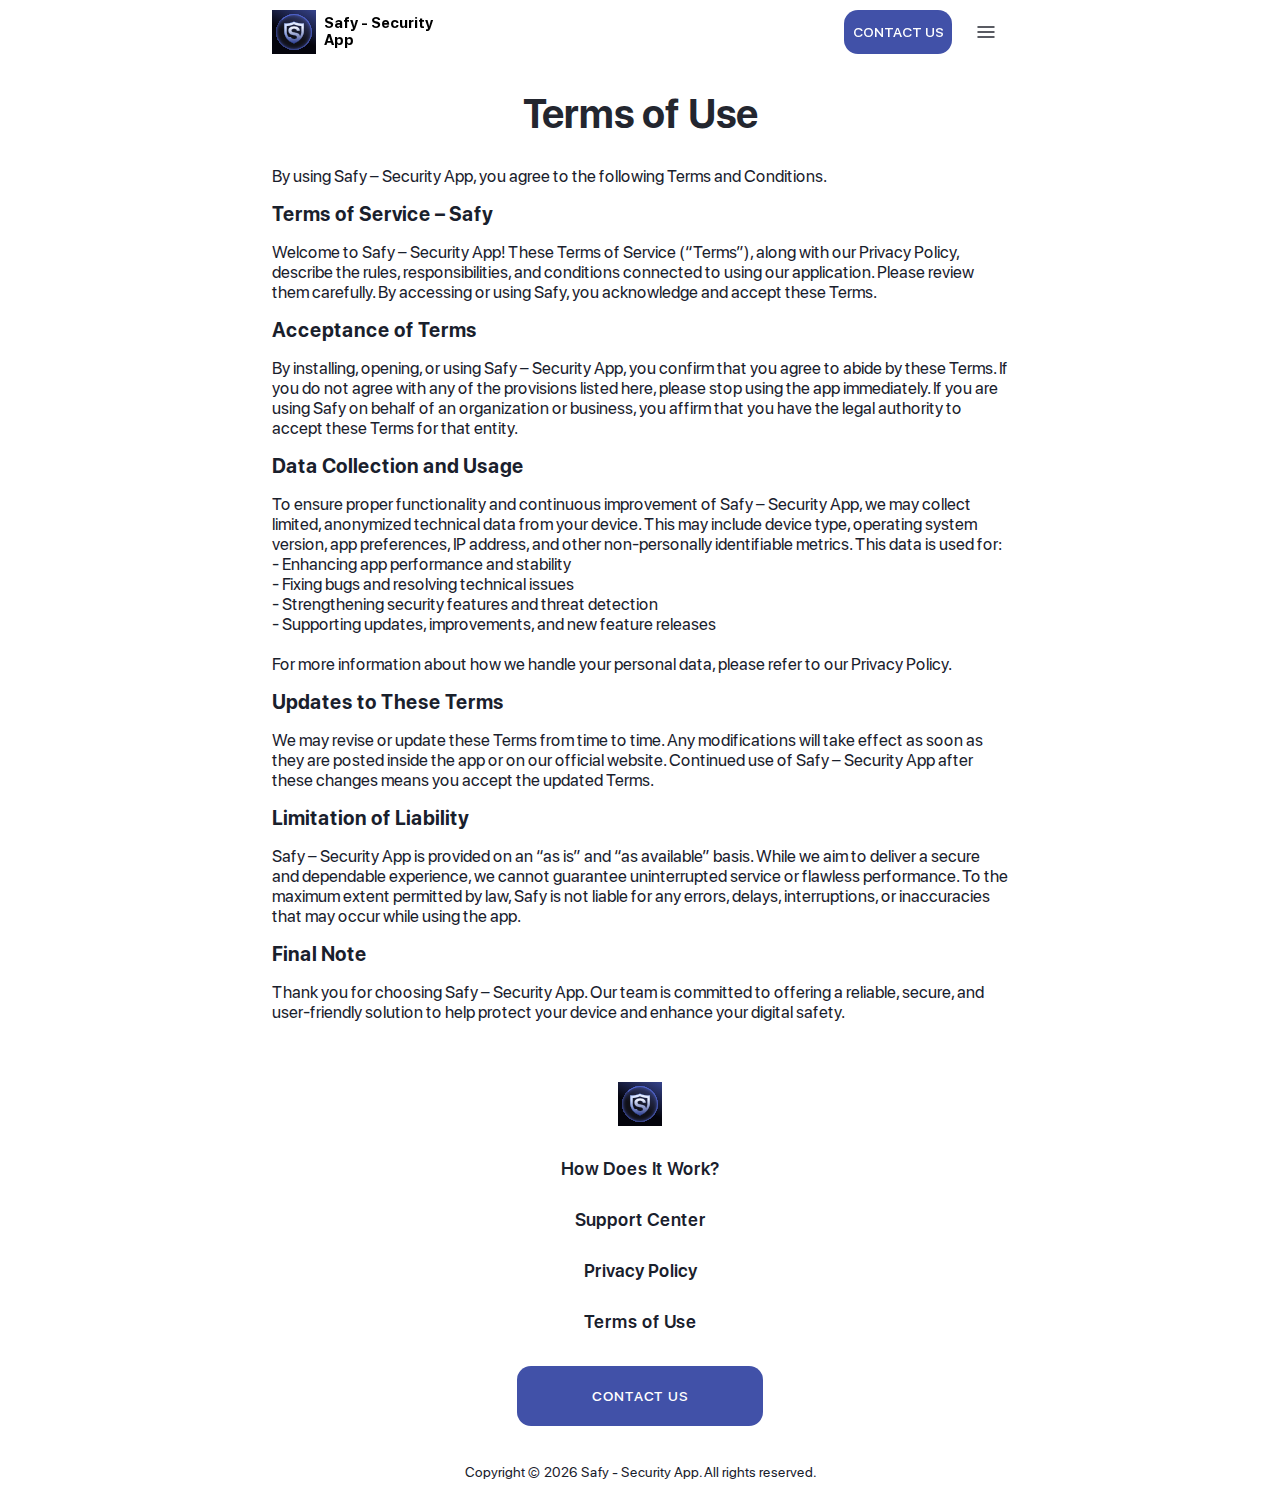
<file: terms.html>
<!doctype html>
<html lang="en">

<head>
    <meta charset="UTF-8">
    <meta name="viewport"
        content="width=device-width, user-scalable=no, initial-scale=1.0, maximum-scale=1.0, minimum-scale=1.0">
    <meta http-equiv="X-UA-Compatible" content="ie=edge">
    <link rel="stylesheet" href="css/style.css">
    <title>Safy - Security App</title>
    <link rel="icon" type="image/svg" href="assets/img/Icon.svg">
</head>
<style>
    h3 {
        margin-top: 16px;
        margin-bottom: 16px;
    }
</style>

<body>

    <header class="header">
        <div class="container">
            <div class="header-content">
                <a href="index.html" class="logo">

                    <img src="assets/img/Icon.svg" alt="logo">
                    <div class="logo_text black">Safy - Security App</div>
                </a>
                <div class="navigation-panel">
                    <a href="index.html#form" class="btn-nav primary-btn">
                        Contact Us
                    </a>
                    <nav class="nav">
                        <span class="nav-cross" id="close-nav">
                            <svg width="44" height="44" viewBox="0 0 44 44" fill="none"
                                xmlns="http://www.w3.org/2000/svg">
                                <rect x="0.5" y="0.5" width="43" height="43" rx="21.5" stroke="black" />
                                <path d="M11 11L34.4194 34.4194" stroke="#19202C" stroke-width="1.375"
                                    stroke-linejoin="round" />
                                <path d="M11 34.4198L34.4194 11.0004" stroke="#19202C" stroke-width="1.375"
                                    stroke-linejoin="round" />
                            </svg>

                        </span>
                        <div class="nav-inner">
                            <ul class="nav-list">
                                <li class="nav-list__el"><a href="index.html#features">How Does It Work?</a></li>
                                <li class="nav-list__el"><a href="contact-us.html">Support Center</a></li>
                                <li class="nav-list__el"><a href="privacy.html">Privacy Policy</a></li>
                                <li class="nav-list__el"><a href="terms.html">Terms of Use</a></li>
                            </ul>
                            <a href="index.html#form" class="primary-btn">
                                Contact Us
                            </a>
                        </div>
                    </nav>
                    <div class="burger" id="burger">
                        <svg width="24" height="24" viewBox="0 0 24 24" fill="none" xmlns="http://www.w3.org/2000/svg">
                            <path fill-rule="evenodd" clip-rule="evenodd"
                                d="M20.75 7C20.75 7.41421 20.4142 7.75 20 7.75L4 7.75C3.58579 7.75 3.25 7.41421 3.25 7C3.25 6.58579 3.58579 6.25 4 6.25L20 6.25C20.4142 6.25 20.75 6.58579 20.75 7Z"
                                fill="#23262F" />
                            <path fill-rule="evenodd" clip-rule="evenodd"
                                d="M20.75 12C20.75 12.4142 20.4142 12.75 20 12.75L4 12.75C3.58579 12.75 3.25 12.4142 3.25 12C3.25 11.5858 3.58579 11.25 4 11.25L20 11.25C20.4142 11.25 20.75 11.5858 20.75 12Z"
                                fill="#23262F" />
                            <path fill-rule="evenodd" clip-rule="evenodd"
                                d="M20.75 17C20.75 17.4142 20.4142 17.75 20 17.75L4 17.75C3.58579 17.75 3.25 17.4142 3.25 17C3.25 16.5858 3.58579 16.25 4 16.25L20 16.25C20.4142 16.25 20.75 16.5858 20.75 17Z"
                                fill="#23262F" />
                        </svg>
                    </div>
                </div>
            </div>
        </div>
    </header>
    <div class="wrapper info-page">
        <section class="info">
            <h2 class="section-title section-title--info">
                Terms of Use
            </h2>
            <div class="container">


                <div class="info-page__text">
                    <!-- Текст -->

                    <p dir="auto">By using Safy – Security App, you agree to the following Terms and Conditions.</p>
<hr />
<h3 id="1.-Acceptance-of-Terms" dir="auto">Terms of Service – Safy</h3>
<p dir="auto">Welcome to Safy – Security App! These Terms of Service (“Terms”), along with our Privacy Policy, describe the rules, responsibilities, and conditions connected to using our application. Please review them carefully. By accessing or using Safy, you acknowledge and accept these Terms.</p>
<hr />
<h3 id="2.-App-Usage-&amp;-License" dir="auto">Acceptance of Terms</h3>
<p dir="auto">By installing, opening, or using Safy – Security App, you confirm that you agree to abide by these Terms. If you do not agree with any of the provisions listed here, please stop using the app immediately. If you are using Safy on behalf of an organization or business, you affirm that you have the legal authority to accept these Terms for that entity.</p>

<h3 id="3.-User-Content-&amp;-Permissions" dir="auto">Data Collection and Usage</h3>
<p dir="auto">To ensure proper functionality and continuous improvement of Safy – Security App, we may collect limited, anonymized technical data from your device. This may include device type, operating system version, app preferences, IP address, and other non-personally identifiable metrics.
This data is used for:</p>
                    <ul dir="auto">
                        <li>- Enhancing app performance and stability</li>
                        <li>- Fixing bugs and resolving technical issues</li>
                        <li>- Strengthening security features and threat detection</li>
                        <li>- Supporting updates, improvements, and new feature releases</li>
                    </ul>
                  <br>
                    <p dir="auto">For more information about how we handle your personal data, please refer to our Privacy Policy.</p>
<hr />
<h3 id="4.-Updates-&amp;-Changes" dir="auto">Updates to These Terms</h3>
<p dir="auto">We may revise or update these Terms from time to time. Any modifications will take effect as soon as they are posted inside the app or on our official website. Continued use of Safy – Security App after these changes means you accept the updated Terms.</p>
<hr />
<h3 id="5.-Disclaimers-&amp;-Limitation-of-Liability" dir="auto">Limitation of Liability</h3>
<p dir="auto">Safy – Security App is provided on an “as is” and “as available” basis. While we aim to deliver a secure and dependable experience, we cannot guarantee uninterrupted service or flawless performance. To the maximum extent permitted by law, Safy is not liable for any errors, delays, interruptions, or inaccuracies that may occur while using the app.</p>
<hr />
<h3 id="6.-Termination" dir="auto">Final Note</h3>
<p dir="auto">Thank you for choosing Safy – Security App. Our team is committed to offering a reliable, secure, and user-friendly solution to help protect your device and enhance your digital safety.</p>
<hr />


                    <!-- Текст -->
                </div>
        </section>
        <footer class="footer">
            <div class="container">
                <div class="footer-content">
                    <a href="#" class="logo">
                        <img src="assets/img/Icon.svg" alt="logo">

                    </a>
                    <nav class="footer-nav">
                        <ul class="nav-list">
                            <li class="nav-list__el"><a href="index.html#features">How Does It Work?</a></li>
                            <li class="nav-list__el"><a href="contact-us.html">Support Center</a></li>
                            <li class="nav-list__el"><a href="privacy.html">Privacy Policy</a></li>
                            <li class="nav-list__el"><a href="terms.html">Terms of Use</a></li>
                        </ul>
                    </nav>
                    <a href="index.html#form" class="footer-btn primary-btn">
                        Contact Us
                    </a>
                </div>
                <div class="copy-text">
                    Copyright ©
                    <script>document.write(new Date().getFullYear());</script> Safy - Security App. All rights
                    reserved.
                </div>
            </div>
        </footer>
    </div>


    <script src="https://code.jquery.com/jquery-3.7.1.js"
        integrity="sha256-eKhayi8LEQwp4NKxN+CfCh+3qOVUtJn3QNZ0TciWLP4=" crossorigin="anonymous">

        </script>
    <script src="https://web3forms.com/client/script.js" async defer></script>
    <script src="js/main.js"></script>
</body>

</html>
</file>
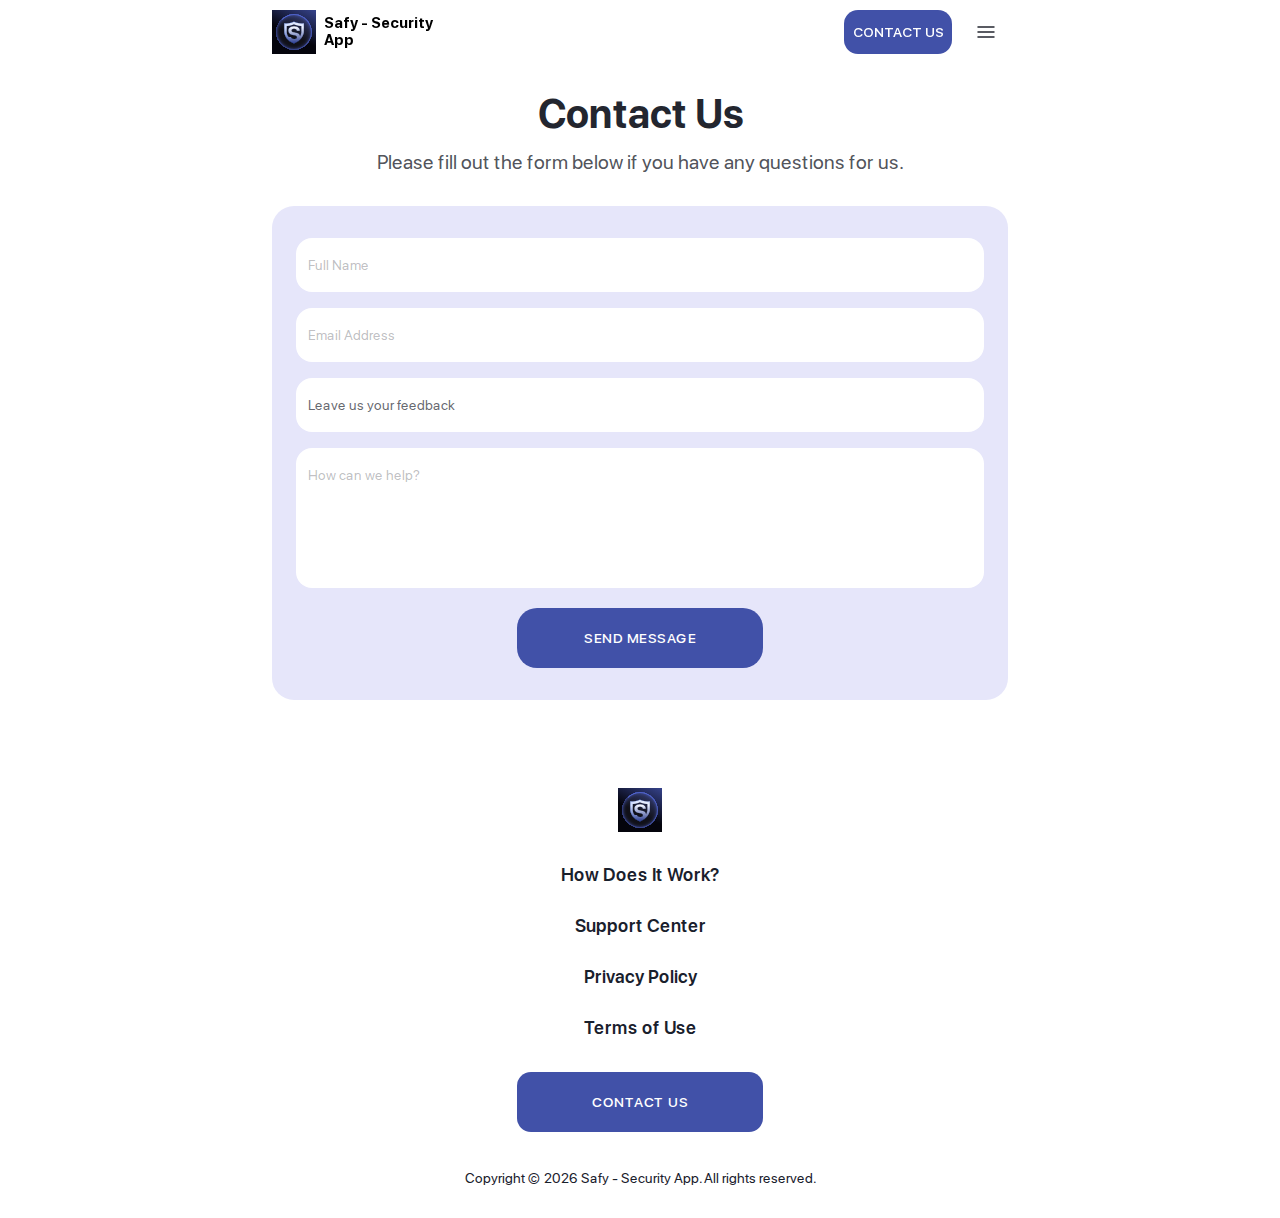
<file: questions/2.html>
<!doctype html>
<html lang="en">
<head>
    <meta charset="UTF-8">
    <meta name="viewport"
          content="width=device-width, user-scalable=no, initial-scale=1.0, maximum-scale=1.0, minimum-scale=1.0">
    <meta http-equiv="X-UA-Compatible" content="ie=edge">
    <link rel="stylesheet" href="../css/style.css">
    <title>Safy - Security App</title>
    <link rel="icon" type="image/svg" href="../assets/img/Icon.svg">
</head>
<body>

<header class="header">
    <div class="container">
        <div class="header-content">
            <a href="../index.html" class="logo">

                <img src="../assets/img/Icon.svg" alt="logo">
                <div class="logo_text black">Safy - Security App</div>
            </a>
            <div class="navigation-panel">
                <a href="../index.html#form" class="btn-nav primary-btn">
                    Contact Us
                </a>
                <nav class="nav">
                             <span class="nav-cross" id="close-nav">
<svg width="44" height="44" viewBox="0 0 44 44" fill="none" xmlns="http://www.w3.org/2000/svg">
<rect x="0.5" y="0.5" width="43" height="43" rx="21.5" stroke="black"/>
<path d="M11 11L34.4194 34.4194" stroke="#19202C" stroke-width="1.375" stroke-linejoin="round"/>
<path d="M11 34.4198L34.4194 11.0004" stroke="#19202C" stroke-width="1.375" stroke-linejoin="round"/>
</svg>

                            </span>
                    <div class="nav-inner">
                        <ul class="nav-list">
                            <li class="nav-list__el"><a href="../index.html#features">How Does It Work?</a></li>
                            <li class="nav-list__el"><a href="../contact-us.html">Support Center</a></li>
                            <li class="nav-list__el"><a href="../privacy.html">Privacy Policy</a></li>
                            <li class="nav-list__el"><a href="../terms.html">Terms of Use</a></li>
                        </ul>
                        <a href="../index.html#form" class="primary-btn">
                            Contact Us
                        </a>
                    </div>
                </nav>
                <div class="burger" id="burger">
                    <svg width="24" height="24" viewBox="0 0 24 24" fill="none" xmlns="http://www.w3.org/2000/svg">
                        <path fill-rule="evenodd" clip-rule="evenodd" d="M20.75 7C20.75 7.41421 20.4142 7.75 20 7.75L4 7.75C3.58579 7.75 3.25 7.41421 3.25 7C3.25 6.58579 3.58579 6.25 4 6.25L20 6.25C20.4142 6.25 20.75 6.58579 20.75 7Z" fill="#23262F"/>
                        <path fill-rule="evenodd" clip-rule="evenodd" d="M20.75 12C20.75 12.4142 20.4142 12.75 20 12.75L4 12.75C3.58579 12.75 3.25 12.4142 3.25 12C3.25 11.5858 3.58579 11.25 4 11.25L20 11.25C20.4142 11.25 20.75 11.5858 20.75 12Z" fill="#23262F"/>
                        <path fill-rule="evenodd" clip-rule="evenodd" d="M20.75 17C20.75 17.4142 20.4142 17.75 20 17.75L4 17.75C3.58579 17.75 3.25 17.4142 3.25 17C3.25 16.5858 3.58579 16.25 4 16.25L20 16.25C20.4142 16.25 20.75 16.5858 20.75 17Z" fill="#23262F"/>
                    </svg>
                </div>
            </div>
        </div>
    </div>
</header>
<div class="wrapper">
    <section class="form-block pt-0 mt-0">
        <div class="container">
            <h2 class="section-title">
                Contact Us
            </h2>
            <p class="section-description">
                Please fill out the form below if you have any questions for us.
            </p>
            <form action="https://api.web3forms.com/submit" class="form" method="POST">

                <input type="hidden" name="access_key" value="9829c2e2-b999-42a5-a8b2-67299a9cb7ae">
                <input
                        type="hidden"
                        name="redirect"
                        value="https://web3forms.com/success"
                />
                <div class="form-group">
                    <input type="text" name="name" placeholder="Full Name" required>
                </div>
                <div class="form-group">
                    <input type="email" name="email" placeholder="Email Address" required>
                </div>
                <div class="form-group">
                    <input type="text" name="title" placeholder="Subject" value="Leave us your feedback" required>
                </div>
                <div class="form-group">
                    <textarea name="description" placeholder="How can we help?"  required></textarea>
                </div>
                <div class="form-group">
                    <button type="submit">Send Message</button>
                </div>
            </form>
        </div>
    </section>
    <footer class="footer">
        <div class="container">
            <div class="footer-content">
                <a href="../index.html" class="logo">
                    <img src="../assets/img/Icon.svg" alt="logo">
                </a>

                <nav class="footer-nav">
                    <ul class="nav-list">
                        <li class="nav-list__el"><a href="../index.html#features">How Does It Work?</a></li>
                        <li class="nav-list__el"><a href="../contact-us.html">Support Center</a></li>
                        <li class="nav-list__el"><a href="../privacy.html">Privacy Policy</a></li>
                        <li class="nav-list__el"><a href="../terms.html">Terms of Use</a></li>
                    </ul>
                </nav>
                <a href="../index.html#form" class="footer-btn primary-btn">
                    Contact Us
                </a>
            </div>
            <div class="copy-text">
                Copyright © <script>document.write(new Date().getFullYear());</script> Safy - Security App. All rights reserved.
            </div>
        </div>
    </footer>
</div>


<script
        src="https://code.jquery.com/jquery-3.7.1.js"
        integrity="sha256-eKhayi8LEQwp4NKxN+CfCh+3qOVUtJn3QNZ0TciWLP4="
        crossorigin="anonymous">

</script>
<script src="https://web3forms.com/client/script.js" async defer></script>
<script src="../js/main.js"></script>
</body>
</html>
</file>
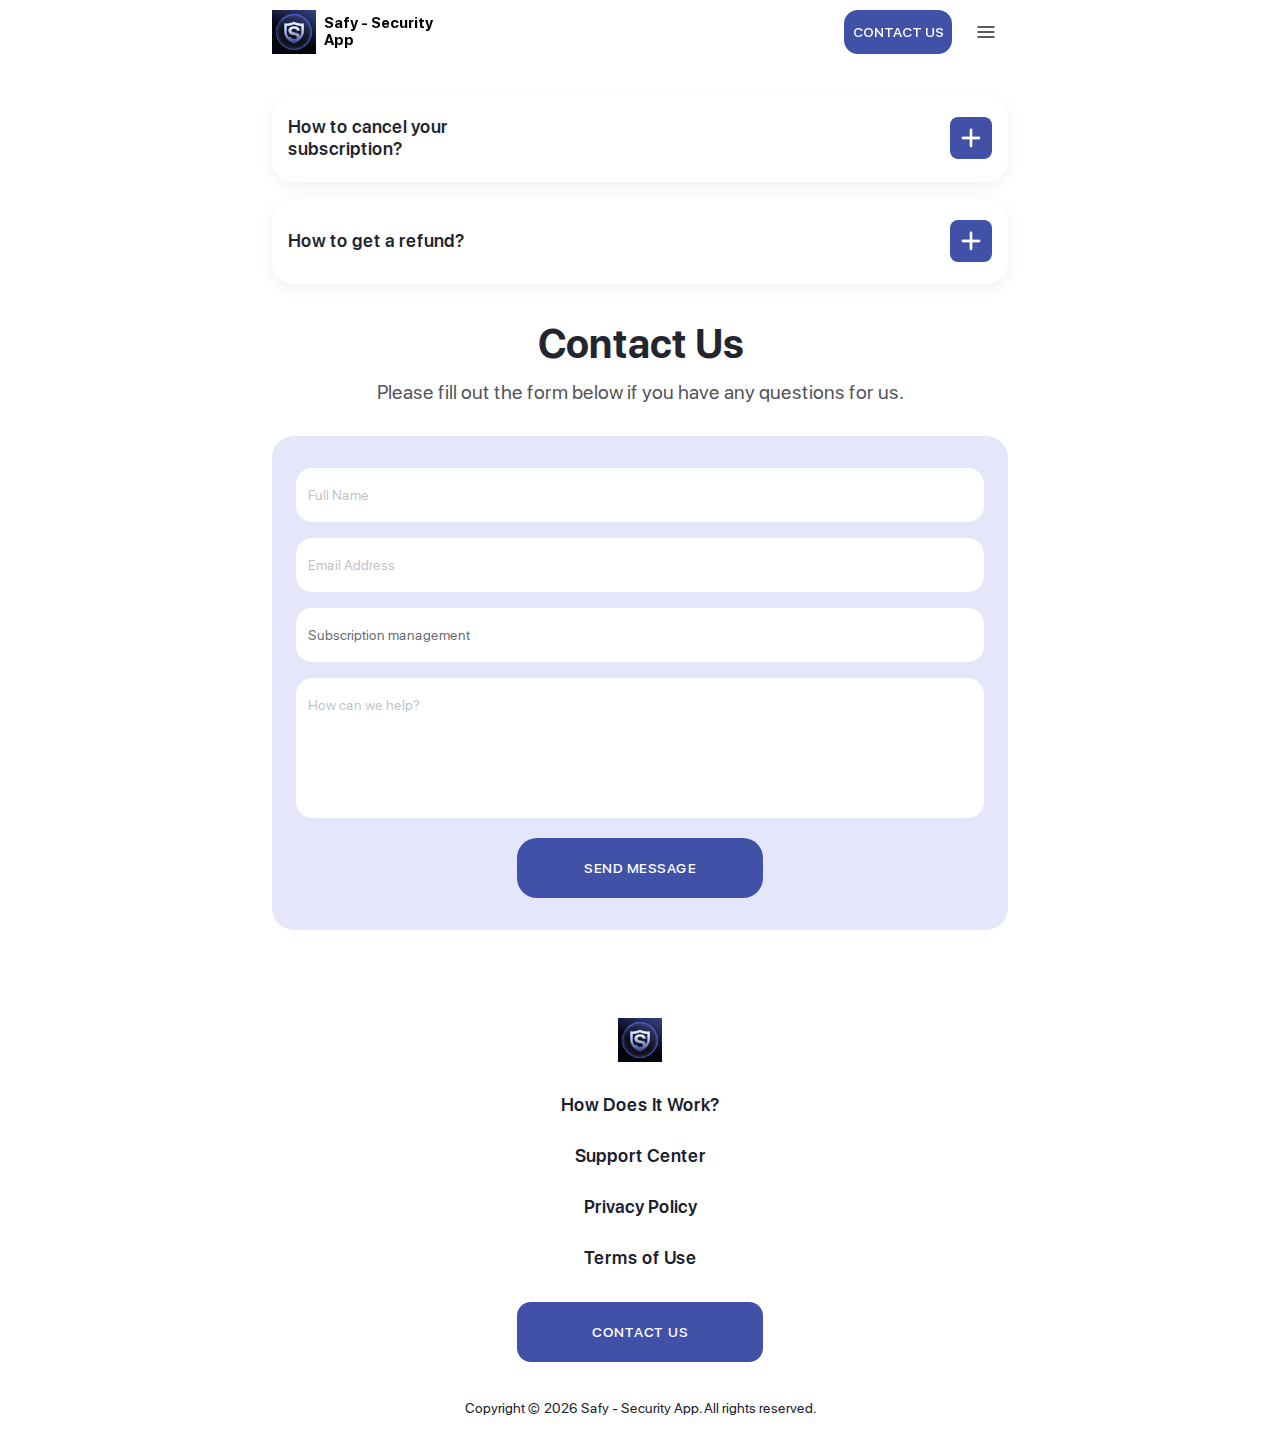
<file: questions/4.html>
<!doctype html>
<html lang="en">
<head>
    <meta charset="UTF-8">
    <meta name="viewport"
          content="width=device-width, user-scalable=no, initial-scale=1.0, maximum-scale=1.0, minimum-scale=1.0">
    <meta http-equiv="X-UA-Compatible" content="ie=edge">
    <link rel="stylesheet" href="../css/style.css">
    <title>Safy - Security App</title>
    <link rel="icon" type="image/svg" href="../assets/img/Icon.svg">
</head>
<body>

<header class="header">
    <div class="container">
        <div class="header-content">
            <a href="../index.html" class="logo">

                    <img src="../assets/img/Icon.svg" alt="logo">
                    <div class="logo_text black">Safy - Security App</div>
                </a>
            <div class="navigation-panel">
                <a href="../index.html#form" class="btn-nav primary-btn">
                    Contact Us
                </a>
                <nav class="nav">
                             <span class="nav-cross" id="close-nav">
<svg width="44" height="44" viewBox="0 0 44 44" fill="none" xmlns="http://www.w3.org/2000/svg">
<rect x="0.5" y="0.5" width="43" height="43" rx="21.5" stroke="black"/>
<path d="M11 11L34.4194 34.4194" stroke="#19202C" stroke-width="1.375" stroke-linejoin="round"/>
<path d="M11 34.4198L34.4194 11.0004" stroke="#19202C" stroke-width="1.375" stroke-linejoin="round"/>
</svg>

                            </span>
                    <div class="nav-inner">
                        <ul class="nav-list">
                            <li class="nav-list__el"><a href="../index.html#features">How Does It Work?</a></li>
                            <li class="nav-list__el"><a href="../contact-us.html">Support Center</a></li>
                            <li class="nav-list__el"><a href="../privacy.html">Privacy Policy</a></li>
                            <li class="nav-list__el"><a href="../terms.html">Terms of Use</a></li>
                        </ul>
                        <a href="../index.html#form" class="primary-btn">
                            Contact Us
                        </a>
                    </div>
                </nav>
                <div class="burger" id="burger">
                    <svg width="24" height="24" viewBox="0 0 24 24" fill="none" xmlns="http://www.w3.org/2000/svg">
                        <path fill-rule="evenodd" clip-rule="evenodd" d="M20.75 7C20.75 7.41421 20.4142 7.75 20 7.75L4 7.75C3.58579 7.75 3.25 7.41421 3.25 7C3.25 6.58579 3.58579 6.25 4 6.25L20 6.25C20.4142 6.25 20.75 6.58579 20.75 7Z" fill="#23262F"/>
                        <path fill-rule="evenodd" clip-rule="evenodd" d="M20.75 12C20.75 12.4142 20.4142 12.75 20 12.75L4 12.75C3.58579 12.75 3.25 12.4142 3.25 12C3.25 11.5858 3.58579 11.25 4 11.25L20 11.25C20.4142 11.25 20.75 11.5858 20.75 12Z" fill="#23262F"/>
                        <path fill-rule="evenodd" clip-rule="evenodd" d="M20.75 17C20.75 17.4142 20.4142 17.75 20 17.75L4 17.75C3.58579 17.75 3.25 17.4142 3.25 17C3.25 16.5858 3.58579 16.25 4 16.25L20 16.25C20.4142 16.25 20.75 16.5858 20.75 17Z" fill="#23262F"/>
                    </svg>
                </div>
            </div>
        </div>
    </div>
</header>
<div class="wrapper">
    <section class="faq faq--second-page pt-0">
        <div class="container">
            <div class="faq-list mt-0">
                <div class="faq-el">
                    <div class="faq-el-head">
                        <div class="faq-el-head__text">
                            How to cancel your subscription?
                        </div>
                        <div class="faq-el-head__i">
                                    <span class="faq-el-head__i__plus">
<svg width="20" height="20" viewBox="0 0 20 20" fill="none" xmlns="http://www.w3.org/2000/svg">
<path d="M10 0.739794C9.35722 0.739794 8.83615 1.26087 8.83615 1.90365V18.0964C8.83615 18.7392 9.35722 19.2603 10 19.2603C10.6428 19.2603 11.1639 18.7392 11.1639 18.0964V1.90365C11.1639 1.26087 10.6428 0.739794 10 0.739794Z" fill="#FFFFFF" stroke="#FFFFFF" stroke-width="0.303614" stroke-linecap="round"/>
<path d="M1.90362 8.83623C1.26084 8.83623 0.73976 9.35731 0.73976 10.0001C0.73976 10.6429 1.26084 11.1639 1.90362 11.1639H18.0964C18.7392 11.1639 19.2602 10.6429 19.2602 10.0001C19.2602 9.35731 18.7392 8.83623 18.0964 8.83623H1.90362Z" fill="#FFFFFF" stroke="#FFFFFF" stroke-width="0.303614" stroke-linecap="round"/>
</svg>
                                    </span>
                            <span class="faq-el-head__i__minus">
<svg width="20" height="4" viewBox="0 0 20 4" fill="none" xmlns="http://www.w3.org/2000/svg">
<path d="M2 0.85C1.36487 0.85 0.85 1.36487 0.85 2C0.85 2.63513 1.36487 3.15 2 3.15H18C18.6351 3.15 19.15 2.63513 19.15 2C19.15 1.36487 18.6351 0.85 18 0.85H2Z" fill="white" stroke="white" stroke-width="0.3" stroke-linecap="round"/>
</svg>
                                    </span>
                        </div>
                    </div>
                    <div class="faq-el-body">
                        <p class="faq-el-text">
                            Subscription cancellation is easy! You can do it either through you Apple Store
                            settings, or you can <a href="../index#form">contact us </a>, and we'll give you further instructions.
                        </p>
                    </div>
                </div>
                <div class="faq-el">
                    <div class="faq-el-head">
                        <div class="faq-el-head__text">
                            How to get a refund?
                        </div>
                        <div class="faq-el-head__i">
                                    <span class="faq-el-head__i__plus">
<svg width="20" height="20" viewBox="0 0 20 20" fill="none" xmlns="http://www.w3.org/2000/svg">
<path d="M10 0.739794C9.35722 0.739794 8.83615 1.26087 8.83615 1.90365V18.0964C8.83615 18.7392 9.35722 19.2603 10 19.2603C10.6428 19.2603 11.1639 18.7392 11.1639 18.0964V1.90365C11.1639 1.26087 10.6428 0.739794 10 0.739794Z" fill="#FFFFFF" stroke="#FFFFFF" stroke-width="0.303614" stroke-linecap="round"/>
<path d="M1.90362 8.83623C1.26084 8.83623 0.73976 9.35731 0.73976 10.0001C0.73976 10.6429 1.26084 11.1639 1.90362 11.1639H18.0964C18.7392 11.1639 19.2602 10.6429 19.2602 10.0001C19.2602 9.35731 18.7392 8.83623 18.0964 8.83623H1.90362Z" fill="#FFFFFF" stroke="#FFFFFF" stroke-width="0.303614" stroke-linecap="round"/>
</svg>
                                    </span>
                            <span class="faq-el-head__i__minus">
<svg width="20" height="4" viewBox="0 0 20 4" fill="none" xmlns="http://www.w3.org/2000/svg">
<path d="M2 0.85C1.36487 0.85 0.85 1.36487 0.85 2C0.85 2.63513 1.36487 3.15 2 3.15H18C18.6351 3.15 19.15 2.63513 19.15 2C19.15 1.36487 18.6351 0.85 18 0.85H2Z" fill="white" stroke="white" stroke-width="0.3" stroke-linecap="round"/>
</svg>
                                    </span>
                        </div>
                    </div>
                    <div class="faq-el-body">
                        <p class="faq-el-text">
                            All the refunds are processed through Apple Store and on their behalf.
                            You can <a href="../index#form">contact us </a> to receive additional instructions.                                </p>
                    </div>
                </div>
            </div>
        </div>
    </section>
    <section class="form-block pt-0 mt-0">
        <div class="container">
            <h2 class="section-title">
                Contact Us
            </h2>
            <p class="section-description">
                Please fill out the form below if you have any questions for us.
            </p>
            <form action="https://api.web3forms.com/submit" class="form" method="POST">

                <input type="hidden" name="access_key" value="9829c2e2-b999-42a5-a8b2-67299a9cb7ae">
                <input
                        type="hidden"
                        name="redirect"
                        value="https://web3forms.com/success"
                />
                <div class="form-group">
                    <input type="text" name="name" placeholder="Full Name" required>
                </div>
                <div class="form-group">
                    <input type="email" name="email" placeholder="Email Address" required>
                </div>
                <div class="form-group">
                    <input type="text" name="title" placeholder="Subject" value="Subscription management" required>
                </div>
                <div class="form-group">
                    <textarea name="description" placeholder="How can we help?"  required></textarea>
                </div>
                <div class="form-group">
                    <button type="submit">Send Message</button>
                </div>
            </form>
        </div>
    </section>
    <footer class="footer">
        <div class="container">
            <div class="footer-content">
                <a href="../index.html" class="logo">
                    <img src="../assets/img/Icon.svg" alt="logo">
                </a>

                <nav class="footer-nav">
                    <ul class="nav-list">
                        <li class="nav-list__el"><a href="../index.html#features">How Does It Work?</a></li>
                        <li class="nav-list__el"><a href="../contact-us.html">Support Center</a></li>
                        <li class="nav-list__el"><a href="../privacy.html">Privacy Policy</a></li>
                        <li class="nav-list__el"><a href="../terms.html">Terms of Use</a></li>
                    </ul>
                </nav>
                <a href="../index.html#form" class="footer-btn primary-btn">
                    Contact Us
                </a>
            </div>
            <div class="copy-text">
                Copyright © <script>document.write(new Date().getFullYear());</script> Safy - Security App. All rights reserved.
            </div>
        </div>
    </footer>
</div>


<script
        src="https://code.jquery.com/jquery-3.7.1.js"
        integrity="sha256-eKhayi8LEQwp4NKxN+CfCh+3qOVUtJn3QNZ0TciWLP4="
        crossorigin="anonymous">

</script>
<script src="https://web3forms.com/client/script.js" async defer></script>
<script src="../js/main.js"></script>
</body>
</html>
</file>
<file: css/style.css>
@import "../assets/font/stylesheet.css";

:root {
  --color-primary: #4151A8;
  --works: #E6E6FA;

}
*{
  margin: 0;
  padding: 0;
  box-sizing: border-box;
  text-decoration: none;
  list-style-type: none;
  outline: none;
  border: none;
  font-family: "SF Pro Display",sans-serif;
  -webkit-tap-highlight-color: rgba(0, 0, 0, 0);
}

body{
  background: #FFFFFF;
}

.container{
  max-width: 768px;
  padding: 0 16px;
  margin: 0 auto;
}

.wrapper{
  overflow: hidden;
  padding-top: 94px;
}

.wrapper--home{
  padding: 0;
}

.header{
  width: 100%;
  position: fixed;
  left: 0;
  top: 0;
  padding: 10px 0;
  z-index: 10;
  transition: .3s;
}

.header.header--home.scroll{
  background: #4151A8;
  box-shadow: 0px 15px 50px -12px rgba(0, 0, 0, 0.1);
}

.header.scroll{
  background: #fff;
  box-shadow: 0px 15px 50px -12px rgba(0, 0, 0, 0.1);
}

.header-content{
  display: flex;
  justify-content: space-between;
}

.logo{
  color: white;
  display: flex;
  gap: 8px;
  align-items: center;
}

.logo img{
  display: block;
  width: 44px;
}
.logo_text{
  width: 110px;
  font-size: 15px;
  font-weight: bold;
  line-height: 17px;
}

.primary-btn{
  display: flex;
  align-items: center;
  justify-content: center;
  width: 108px;
  height: 44px;
  color: #FFF;
  text-align: center;
  font-size: 14px;
  font-style: normal;
  font-weight: 500;
  text-transform: uppercase;
  line-height: 19px;
  border-radius: 14px;
  background: var(--color-primary);
}

.primary-btn--home{
  color: rgb(35, 38, 47);
  background: rgb(255, 255, 255);
  text-transform: uppercase;
}

.navigation-panel{
  display: flex;
  align-items: center;
  gap: 12px;
}

.nav{
  position: fixed;
  width: 100%;
  height: 100%;
  right: -150%;
  top: 0;
  opacity: 0;
  background: #fff;
  padding-top: 128px;
  transition: .3s;
  z-index: 11;
}

.nav-inner{
  position: relative;
  display: flex;
  flex-direction: column;
  align-items: center;
  gap: 32px;
  z-index: 3;
}

.nav.active{
  right: 0;
  opacity: 1;
}

.nav-cross{
  position: absolute;
  right: 16px;
  top: 40px;
}

.nav .primary-btn{
  width: 246px;
  height: 60px;
  font-size: 14px;
  font-style: normal;
  font-weight: 500;
  line-height: 24px;
  text-transform: uppercase;
  border-radius: 20px;
}

.nav-list{
  display: flex;
  flex-direction: column;
  align-items: center;
  gap: 32px;
}

.nav-list__el a{
  color: rgb(25, 32, 44);
  text-align: center;
  font-size: 22px;
  font-style: normal;
  font-weight: 600;
  line-height: 22px;
}

.burger{
  display: flex;
  justify-content: center;
  align-items: center;
  width: 44px;
  height: 44px;
}



/* Main color */

.main {
  position: relative;
  display: flex;
  align-items: center;
  background: var(--color-primary);
  width: 100%;
  height: 100vh;
  padding: 94px 0 40px;
}

.main-title{
  font-size: 28px;
  font-style: normal;
  font-weight: 700;
  line-height: 28px;
  text-transform: uppercase;
  color: #fff;
  text-align: center;
  margin: 26px 0 16px;
}

.main-description{
  color: #FFF;
  font-size: 20px;
  font-style: normal;
  font-weight: 400;
  line-height: normal;
  text-align: center;
}

.main-banner{
  display: flex;
  flex-direction: column;
  align-items: center;
}

.main-banner__img{
  max-width: 180px;
  margin-bottom: 28px;
}

.main-banner__img img{
  display: block;
  width: 100%;
}

.section-title{
  max-width: 340px;
  color: #23262F;
  text-align: center;
  font-size: 40px;
  font-style: normal;
  font-weight: 700;
  line-height: 40px;
  margin: 0 auto;
}

.work{
  position: relative;
  padding: 60px 0 0;
}

.work-list{
  display: flex;
  flex-direction: column;
  gap: 24px;
  margin-top: 32px;
}
/* Color item */

.work-item{
  display: flex;
  flex-direction: column;
  align-items: flex-start;
  padding: 20px 27px;
  text-align: center;
  border-radius: 34px;
  background: var(--works);
}

.work-item img{
  width: auto;
  height: 48px; 
  margin: 0 auto;
}

.work-item__title{
  color: #23262F;
  font-size: 20px;
  font-weight: 700;
  line-height: 24px;
  margin: 25px auto 0;
}

.work-item__description{
  color: #23262FB2;
  font-size: 17px;
  font-weight: 400;
  margin-top: 8px;
}

.section-description{
  color: #23262FCC;
  text-align: center;
  font-size: 20px;
  font-style: normal;
  font-weight: 400;
  line-height: normal;
  margin-top: 16px;
}


.faq{
  position: relative;
  padding: 88px 0 32px;
}

.faq-el-text{
  max-width: 81%;
  color: #23262F99;
  font-size: 18px;
  font-style: normal;
  font-weight: 400;
  line-height: 22px;
  margin: 16px 0;
}

.faq-el-text:last-child{
  margin-bottom: 0;
}

.faq-list{
  display: flex;
  flex-direction: column;
  gap: 16px;
  margin-top: 32px;
}

.faq-el{
  border: 1px solid linear-gradient(146deg, #B3D185 0%, #89BF44 100%);
  border-radius: 22px;
  box-shadow: 0px 5px 16px 0px rgba(8, 15, 52, 0.06);
  background: rgb(255, 255, 255);
  padding: 22px 16px;
}

.faq-el-head{
  display: flex;
  justify-content: space-between;
  align-items: center;
  overflow: hidden;
}

.faq-el-body{
  display: none;
}

.faq-el-head__text{
  max-width: 255px;
  color: #23262F;
  font-size: 18px;
  font-weight: 600;
  line-height: 22px;
}

.faq-el-head__i{
  display: flex;
  justify-content: center;
  align-items: center;
  width: 42px;
  height: 42px;
  background: var(--color-primary);
  border-radius: 8.1px;
}

.faq-el.active .faq-el-head__i{
  background: var(--color-primary);
}

.faq-el-head__i__minus{
  display: none;
}


.faq-el.active .faq-el-head__i__plus{
  display: none;
}

.faq-el.active .faq-el-head__i__minus{
  display: block;
}

.faq-el-head__i svg{
  display: flex;
}

.info-list{
  counter-reset: section;
}

.info-list__item{
  position: relative;
  color: rgb(25, 32, 44);
  font-size: 17px;
  font-style: normal;
  font-weight: 400;
  line-height: 22px;
  margin-bottom: 24px;
}

.info-list--page .info-list__item{
  max-width: 100%;
}

.info-list .info-list__item:before{
  position: absolute;
  left: 5px;
  top: 0;
  counter-increment: section;
  content:  counter(section) ". ";
}

.info-list__item p{
  padding-left: 25px;
}

.info-list__item img{
  display: block;
  max-width: 217px;
  margin: 24px auto 0;
}

.feedback{
  position: relative;
  padding: 28px 0;
  margin-top: 32px;
}

.feedback-list{
  display: flex;
  flex-direction: column;
  gap: 16px;
  margin-top: 32px;
}

.feedback-card{
  display: flex;
  flex-direction: column;
  align-items: center;
  border-radius: 22px;
  box-shadow: 0px 15px 50px -12px rgba(0, 0, 0, 0.1);
  background: rgb(255, 255, 255);
  padding: 24px;
}

.feedback-card__inner{
  display: flex;
  align-items: center;
  width: 100%;
  gap: 10px;
}

.feedback-card__img{
  width: 90px;
  height: 90px;
  overflow: hidden;
  border-radius: 100%;
  margin-bottom: 16px;
  border: 3px solid linear-gradient(146deg, #B3D185 0%, #89BF44 100%);
}

.feedback-card__img img{
  display: block;
  width: 100%;
  
}

.feedback-card__title{
  color: #23262F;
  font-size: 24px;
  font-weight: 700;
  line-height: 26px;
  margin-bottom: 8px;
}

.feedback-card__text{
  color: #23262FB2;
  text-align: center;
  font-size: 17px;
  font-style: normal;
  font-weight: 400;
  line-height: normal;
  margin-top: 16px;
}

.form-block{
  padding: 28px 0;
  margin-top: 32px;
}

.form{
  display: flex;
  flex-direction: column;
  gap: 16px;
  padding: 32px 24px;
  border-radius: 22px;
  background: var(--works);
  margin-top: 32px;
}

.form-group input{
  width: 100%;
  border-radius: 16px;
  background: rgb(255, 255, 255);
  padding: 19px 12px 18px;
  color: #23262FB2;
  font-size: 14px;
  line-height: 17px;
  font-weight: 400;
}

.form-group textarea{
  width: 100%;
  height: 140px;
  border-radius: 16px;
  background: rgb(255, 255, 255);
  padding: 19px 12px 18px;
  color: #23262FB2;
  font-size: 14px;
  line-height: 17px;
  font-weight: 400;
  resize: none;
}

.form-group textarea::placeholder,
.form-group input::placeholder{
  color: #23262F4D;
}

.form-group button{
  display: flex;
  justify-content: center;
  align-items: center;
  width: 246px;
  height: 60px;
  padding: 17px;
  color: rgb(255, 255, 255);
  font-size: 14px;
  font-weight: 500;
  line-height: 18px;
  letter-spacing: 0.5px;
  text-align: center;
  text-transform: uppercase;
  border-radius: 20px;
  background: var(--color-primary);
  margin: 0 auto;
}

.footer{
  padding: 28px 0;
  margin-top: 32px;
}

.footer-content{
  display: flex;
  flex-direction: column;
  align-items: center;
  gap: 34px;
}

.logo-footer{
 color: black !important;
}

.black{
  color: black !important;
}


.footer-btn{
  width: 246px;
  height: 60px;
  font-size: 14px;
  line-height: 18px;
  letter-spacing: 0.5px;
  font-style: normal;
  font-weight: 500;
  text-transform: uppercase;
}

.footer-nav .nav-list__el a{
  font-size: 18px;
  line-height: 18px;
}


.questions-block{
  position: relative;
  padding-bottom: 40px;
}

.questions-list{
  display: flex;
  flex-direction: column;
  gap: 14px;
}

.questions-list__el{
  display: flex;
  flex-direction: column;
  gap: 0;
  border: 1px solid linear-gradient(146deg, #B3D185 0%, #89BF44 100%);
  border-radius: 34px;
  padding: 20px 27px;
  text-align: center;
}

.questions-list__el__text{
  color: rgb(35, 38, 47);
  font-size: 20px;
  font-weight: 700;
  line-height: 24px;
  margin-top: 14px;
}

.info-list--page{
  position: relative;
  margin: 20px 0 20px;
}

.info-list--page .info-list__item {
  display: flex;
  flex-direction: column;
  gap: 10px;
  font-size: 17px;
}

.info-list a,
.faq-el-text a{
  display: inline-block;
  text-decoration-line: underline;
  text-decoration-skip-ink: none;
  color: #23262F99;
  font-size: 17px;
  font-style: normal;
  font-weight: 400;
}

.info-list--title .info-list__item p:first-child{
  font-size: 20px;
  font-weight: 600;
}

.info-list--page .info-list__item:before{
  width: 22px;
  left: -5px;
  text-align: right;
}

.info-page__text{
  color: rgb(25, 32, 44);
  font-size: 17px;
  font-weight: 400;
  margin: 15px 0;
}

.info-page__text a{
  color: #0027C3;
  font-size: 17px;
  font-weight: 400;
  text-decoration-line: underline;
}

.section-title--info{
  text-align: center;
  margin-bottom: 32px;
}

.info-sublist{
  display: flex;
  flex-direction: column;
  gap: 10px;
}

.info-sublist__el{
  position: relative;
  padding-left: 15px;
  font-size: 15px;
  color: rgb(25, 32, 44);
}

.info-sublist__el:before{
  position: absolute;
  content: "";
  left: 0;
  top: 8px;
  width: 5px;
  height: 5px;
  border-radius: 50%;
  background:  #FFF;
}

.info-list .info-sublist{
  margin: 0;
  padding-left: 25px;
}


.sec-tabs .wrap-ready-items .ready-item-hot{
  overflow: visible;
}

.copy-text{
  text-align: center;
  font-size: 14px;
  line-height: 24px;
  color: rgb(25, 32, 44);
  margin-top: 34px;
}

.refund-text{
  font-size: 17px;
  color: #0027C3;
}

.refund{
  padding-bottom: 40px;
}

.pt-0{
  padding-top: 0;
}

.mt-0{
  margin-top: 0;
}

.faq--second-page{
  padding-bottom: 40px;
}

.info .info-page__text a{
  color: #19202C;
}

.info-page-list__el{
  position: relative;
  padding-left: 25px;
}

.info-page-list__el:before{
  position: absolute;
  content: "";
  left: 11px;
  top: 9px;
  width: 3px ;
  height: 3px;
  border-radius: 50%;
  background: #19202C;
}

.info-list--refunds li{
  margin-bottom: 14px;
}

.info-list__item img{
  max-width: 250px;
  margin: 14px auto 0;
}

.marker-block{
  margin-top: 14px;
}

.marker{
  position: relative;
}

.marker:before{
  position: absolute;
  left: 8px;
  top: 12px;
  transform: translate(0 , -50%);
  content: "";
  width: 3px;
  height: 3px;
  background: #23262F;
  border-radius: 50%;
}
@media (max-width:380px){
  .main-banner__img {
    max-width: 190px;
  }
}
</file>
